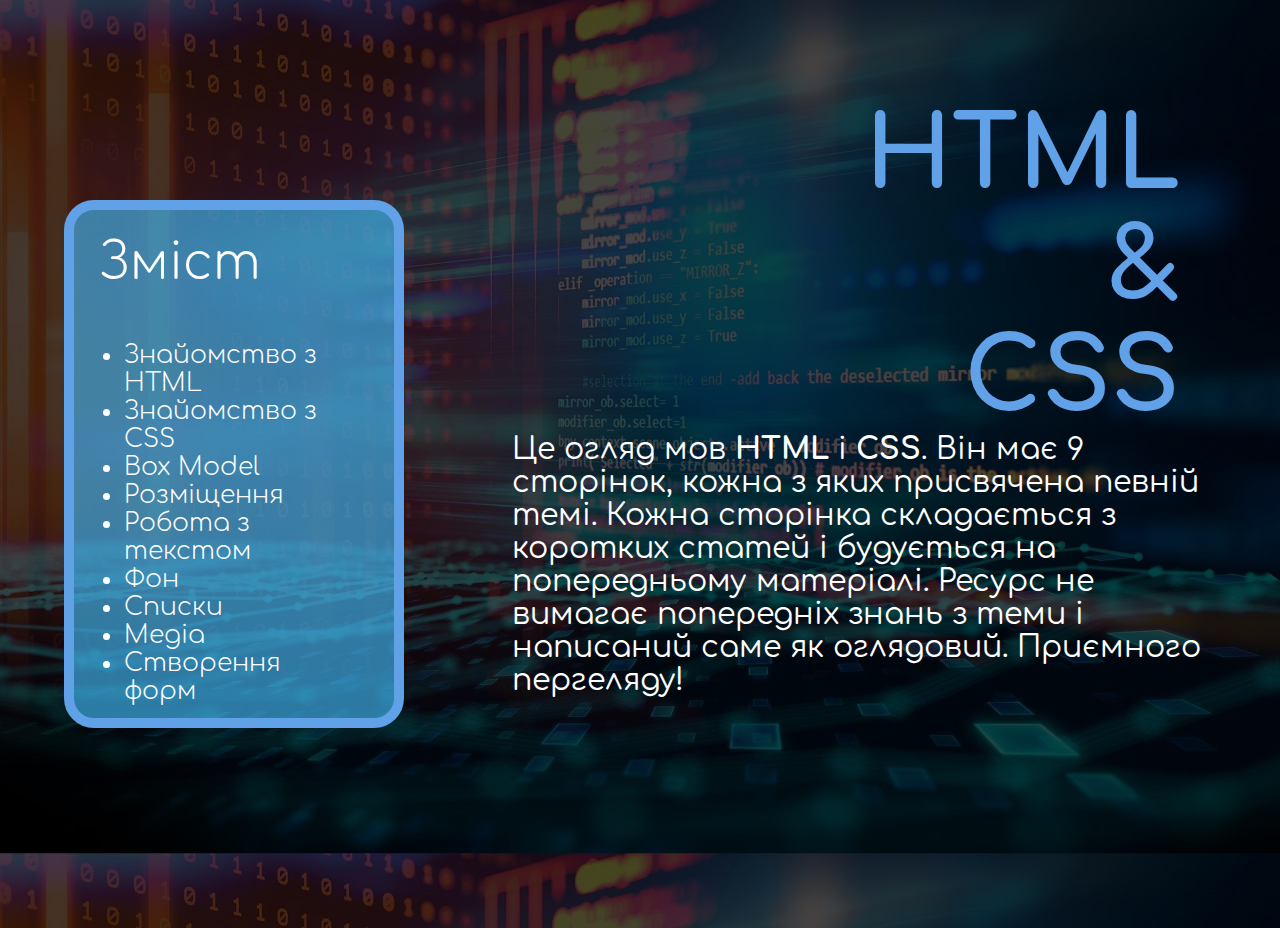
<file: index.html>
<!DOCTYPE html>
<html lang="uk">
<head>
    <meta charset="UTF-8">
    <meta name="viewport" content=" initial-scale=1.0">
    <title>HTML & CSS guide</title>
    <link rel="stylesheet" href="assets/stylesheets/main.css">
</head>
<body>
    <header>
        <h1>HTML<br>&<br>CSS</h1>
        <p class="intro">
            Це огляд мов <strong>HTML</strong> і <strong>CSS</strong>.
            Він має 9 сторінок, кожна з яких присвячена певній темі.
            Кожна сторінка складається з коротких статей і будується на попередньому матеріалі.
            Ресурс не вимагає попередніх знань з теми і написаний саме як оглядовий.
            Приємного пергеляду!
        </p>
    </header>

    <section class="contents">
        <h3>Зміст<br> </h3>
        <nav>
            <ul>
                <li><a href="pages/HTML.html">Знайомство з HTML</a></li>
                <li><a href="pages/CSS.html">Знайомство з CSS</a></li>
                <li><a href="pages/box-model.html">Box Model</a></li>
                <li><a href="pages/floating-elements.html">Розміщення</a></li>
                <li><a href="pages/text.html">Робота з текстом</a></li>
                <li><a href="pages/background.html">Фон</a></li>
                <li><a href="pages/lists.html">Списки</a></li>
                <li><a href="pages/media.html">Медіа</a></li>
                <li><a href="pages/forms.html">Створення форм</a></li>
            </ul>
        </nav>
    </section>
</body>
</html>
</file>
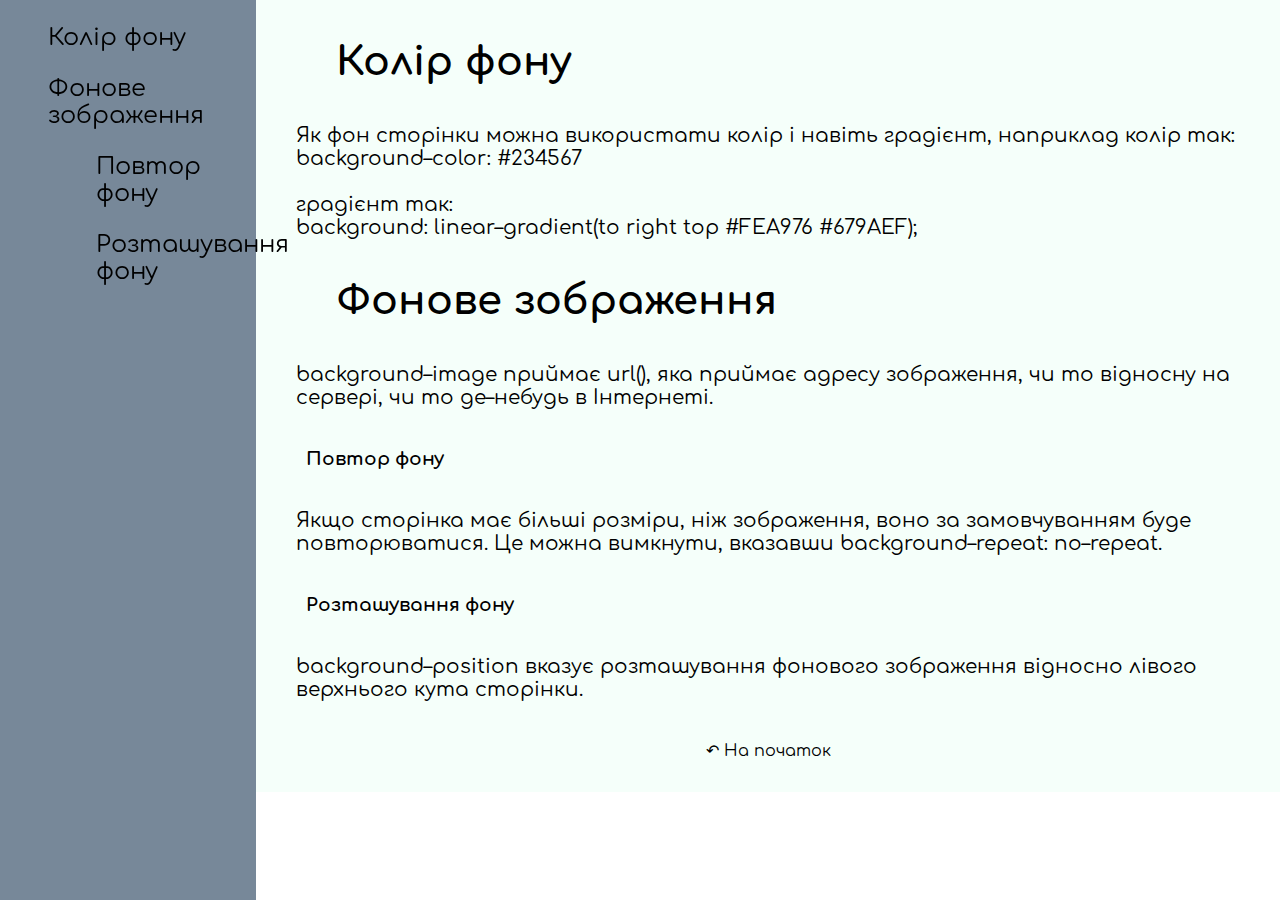
<file: pages/background.html>
<!DOCTYPE html>
<html lang="uk">
<head>
    <meta charset="UTF-8">
    <meta name="viewport" content="width=device-width, initial-scale=1.0">
    <title>Фон</title>
    <link rel="stylesheet" href="../assets/stylesheets/secondary.css">
</head>
<body>
    <section class="contents">
        <ul>
            <li><a href="#Bcolor">Колір фону</a></li>
            <li><a href="#Bimage">Фонове зображення</a>
            <ul>
                <li><a href="#Bimgrep">Повтор фону</a></li>
                <li><a href="#Bimgpos">Розташування фону</a></li>
            </ul></li>
        </ul>
    </section>
    <section class="text">
        <h2 id="Bcolor">Колір фону</h2>
        <p>
            Як фон сторінки можна використати колір і навіть градієнт, наприклад колір так&colon;<br>
            background&ndash;color&colon; &num;234567<br>
            <br>градієнт так&colon;<br>
            background&colon; linear&ndash;gradient(to right top &num;FEA976 &num;679AEF)&semi;
        </p>
        <h2 id="Bimage">Фонове зображення</h2>
        <p>
            background&ndash;image приймає url(), яка приймає адресу зображення, чи то відносну на сервері,
            чи то де&ndash;небудь в Інтернеті.
        </p>
        <h3 id="Bimgrep">Повтор фону</h3>
        <p>
        Якщо сторінка має більші розміри, ніж зображення, воно за замовчуванням буде
        повторюватися. Це можна вимкнути, вказавши background&ndash;repeat&colon; no&ndash;repeat.
        </p>
        <h3 id="Bimgpos">Розташування фону</h3>
        <p>
            background&ndash;position вказує розташування фонового зображення відносно
            лівого верхнього кута сторінки.
        </p>
        <p id="backtomain"><a href="../index.html">&#x21b6; На початок</a></p>
    </section>
</body>
</html>
</file>
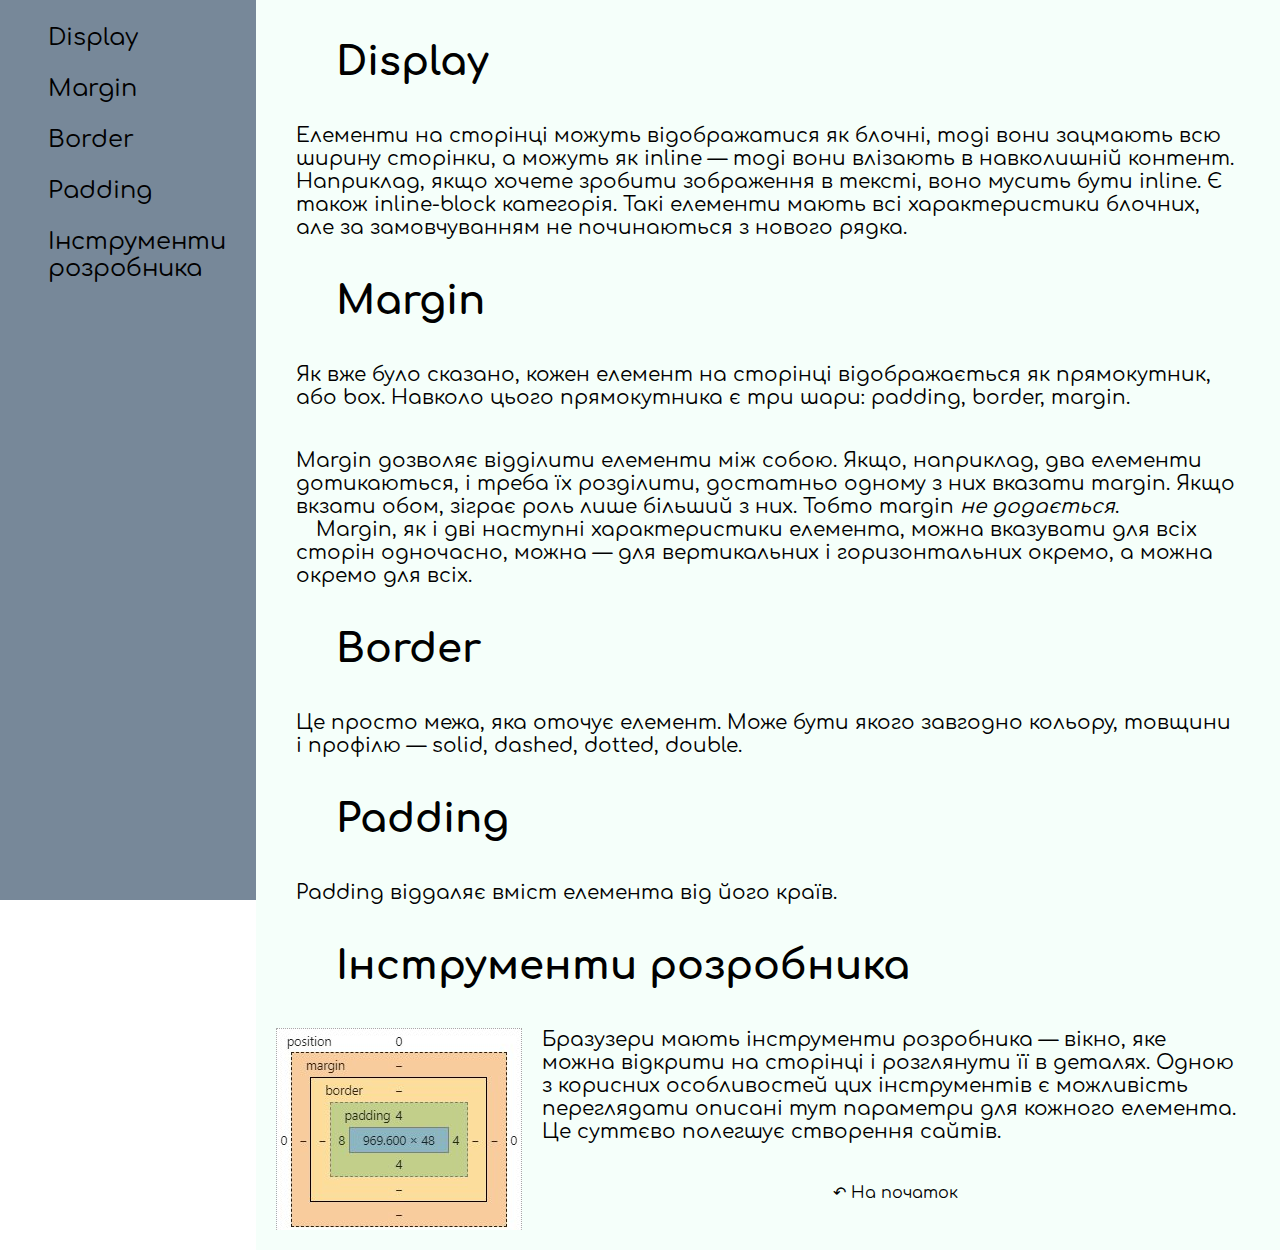
<file: pages/box-model.html>
<!DOCTYPE html>
<html lang="uk">
<head>
    <meta charset="UTF-8">
    <meta name="viewport" content="initial-scale=1.0">
    <title>Box Model</title>
    <link rel="stylesheet" href="../assets/stylesheets/secondary.css">
</head>
<body>
    <section class="contents">
        <ul>
            <li><a href="#Display">Display</a></li>
            <li><a href="#Margin">Margin</a></li>
            <li><a href="#Border">Border</a></li>
            <li><a href="#Padding">Padding</a></li>
            <li><a href="#Developer">Інструменти розробника</a></li>
        </ul>
    </section>
    <section class="text">
        <h2 id="Display">Display</h2>
        <p>
            Елементи на сторінці можуть відображатися як блочні,
            тоді вони зацмають всю ширину сторінки, а можуть як
            inline &mdash; тоді вони влізають в навколишній контент.
            Наприклад, якщо хочете зробити зображення в тексті,
            воно мусить бути inline.
            Є також inline-block категорія.
            Такі елементи мають всі характеристики блочних,
            але за замовчуванням не починаються з нового рядка.
        </p>
        <h2 id="Margin">Margin</h2>
        <p>
            Як вже було сказано, кожен елемент на сторінці
            відображається як прямокутник, або box.
            Навколо цього прямокутника є три шари&colon; padding,
            border, margin.
        </p>
        <p>
            Margin дозволяє відділити елементи між собою.
            Якщо, наприклад, два елементи дотикаються, і треба їх розділити,
            достатньо одному з них вказати margin. Якщо вкзати обом,
            зіграє роль лише більший з них.
            Тобто margin <em>не додається</em>.<br>
            &emsp;Margin, як і дві наступні характеристики елемента,
            можна вказувати для всіх сторін одночасно, можна &mdash;
            для вертикальних і горизонтальних окремо, а можна
            окремо для всіх.
        </p>
        <h2 id="Border">Border</h2>
        <p>
            Це просто межа, яка оточує елемент. Може бути
            якого завгодно кольору, товщини і профілю &mdash;
            solid, dashed, dotted, double.
        </p>
        <h2 id="Padding">Padding</h2>
        <p>
            Padding віддаляє вміст елемента від його країв.
        </p>
        <h2 id="Developer">Інструменти розробника</h2>
        <img id="tools" src="../assets/images/tools.jpg" alt="developer tools">
        <p>
            Бразузери мають інструменти розробника &mdash; вікно, яке можна
            відкрити на сторінці і розглянути її в деталях.
            Одною з корисних особливостей цих інструментів є
            можливість переглядати описані тут параметри
            для кожного елемента.
            Це суттєво полегшує створення сайтів.
        </p>
        <p id="backtomain"><a href="../index.html">&#x21b6; На початок</a></p>
    </section>
</body>
</html>
</file>
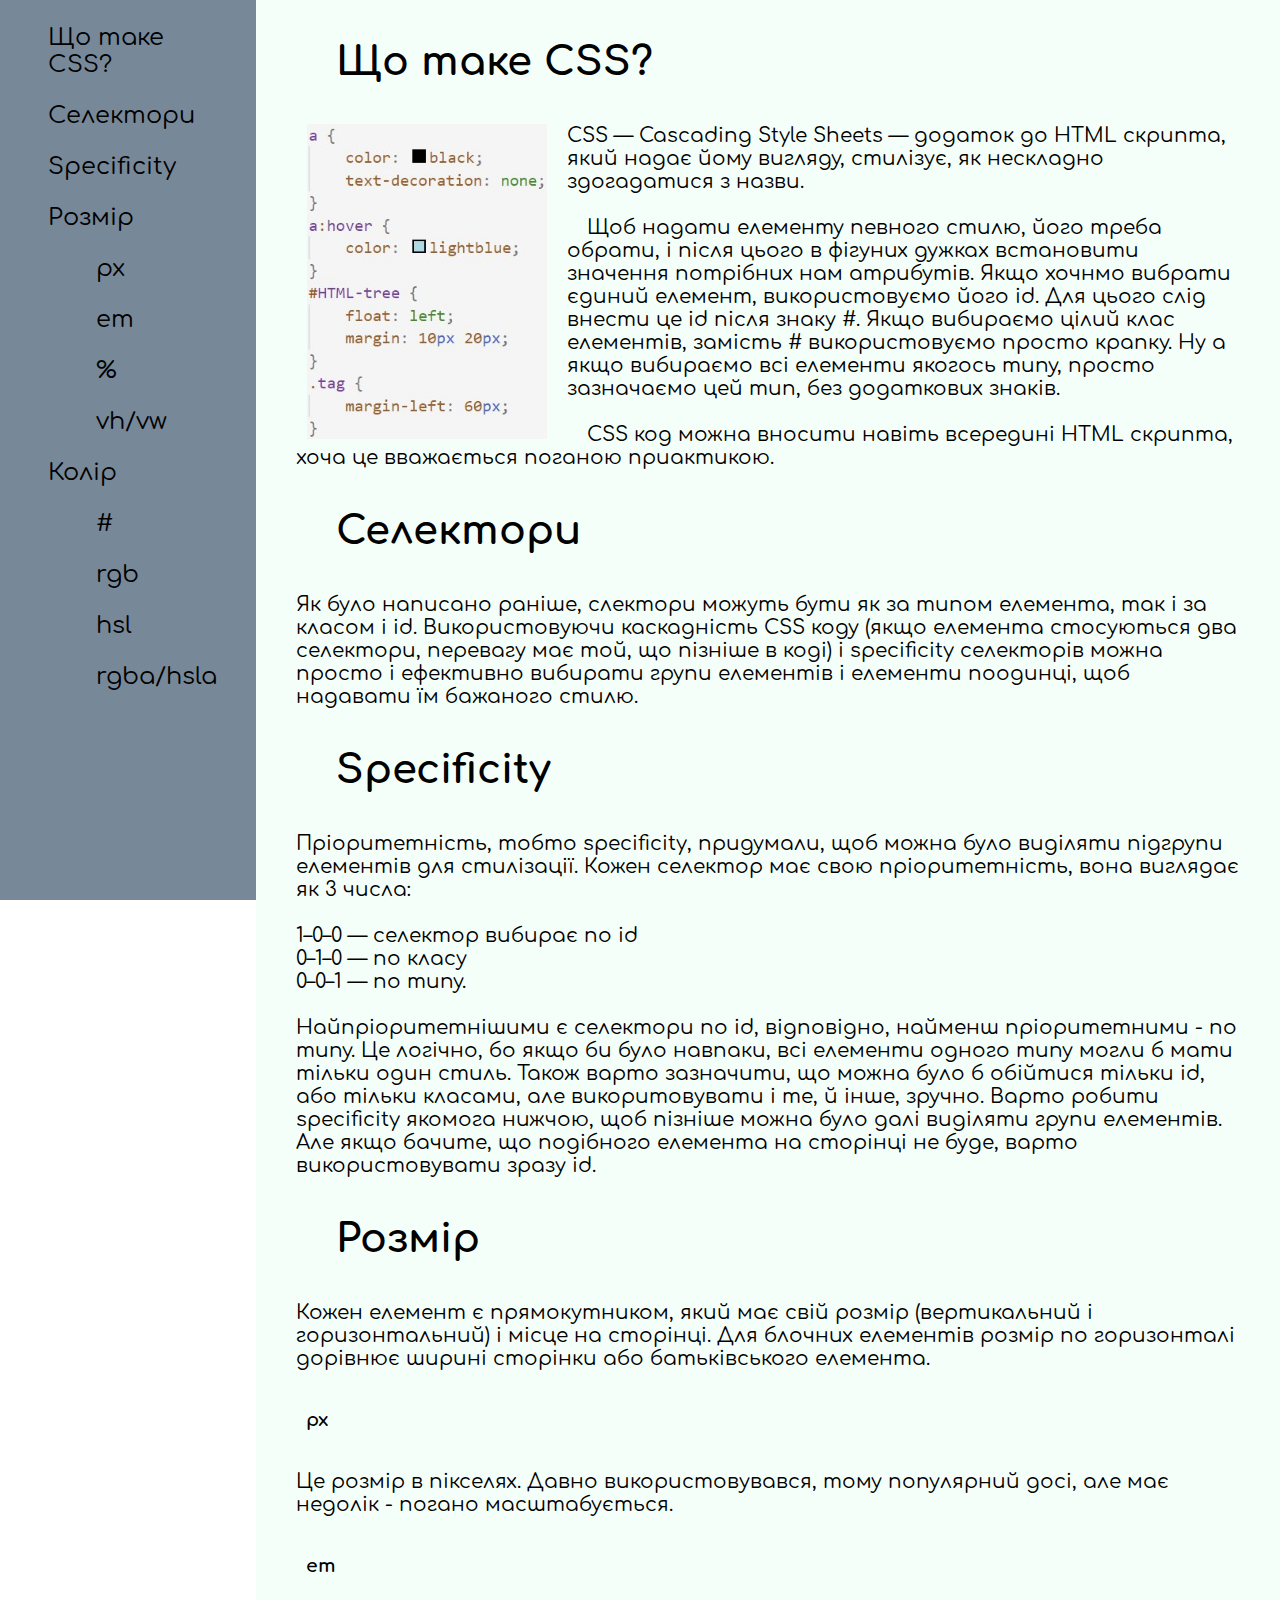
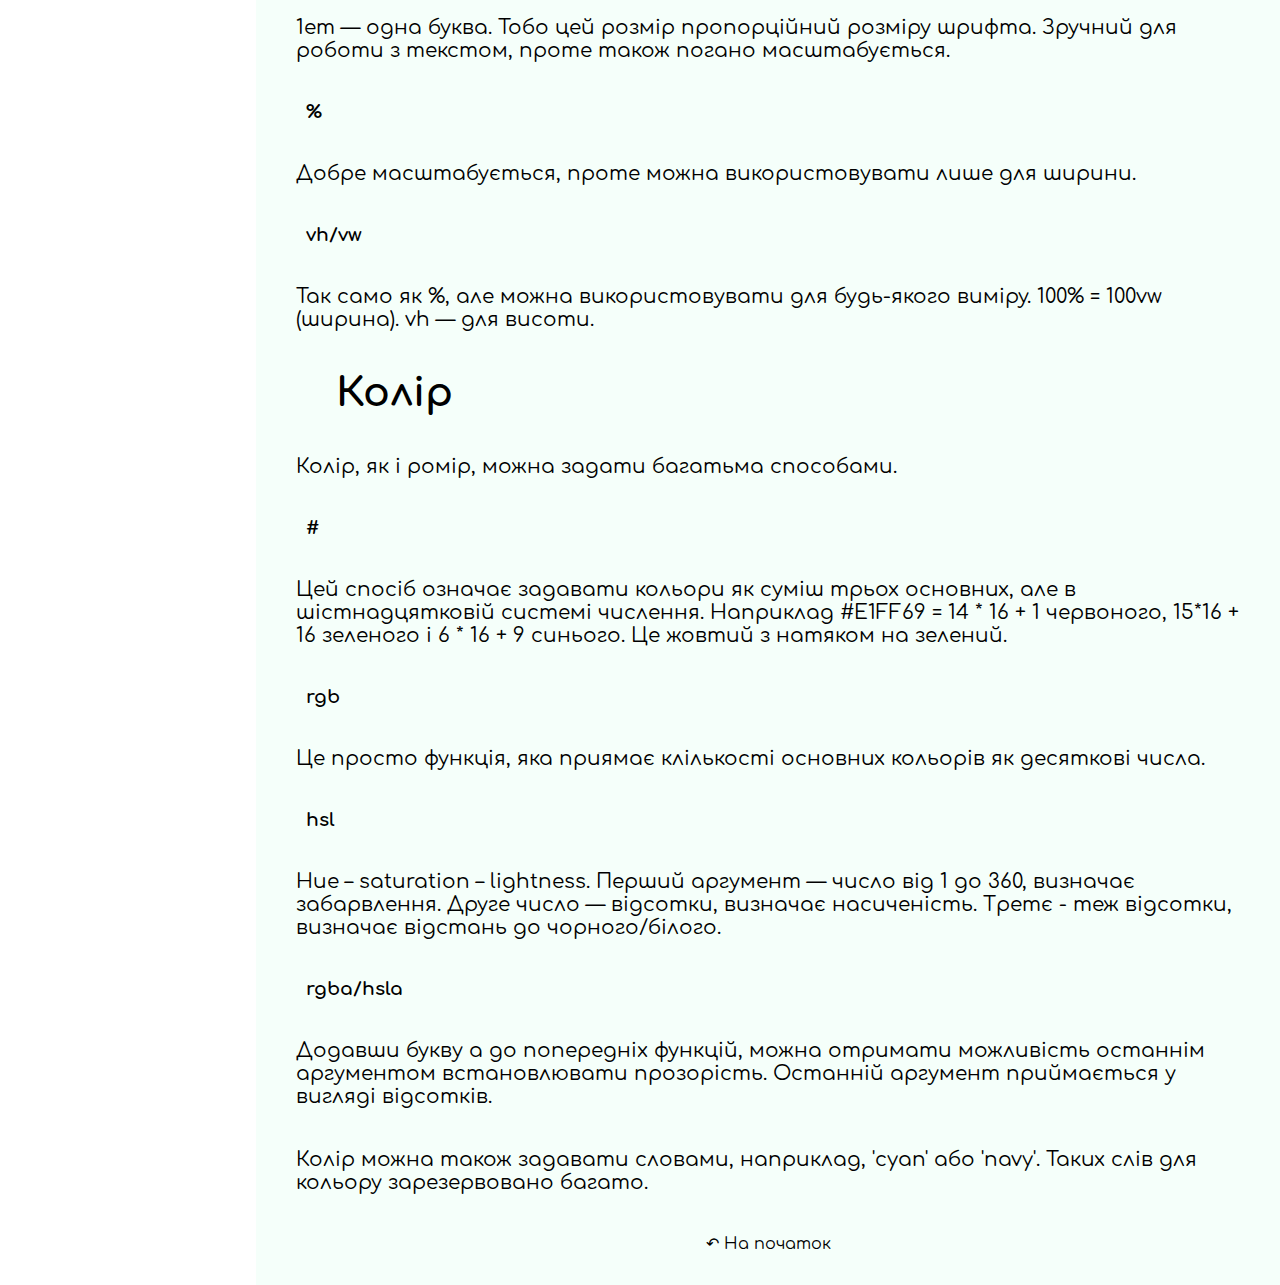
<file: pages/CSS.html>
<!DOCTYPE html>
<html lang="uk">
<head>
    <meta charset="UTF-8">
    <meta name="viewport" content="initial-scale=1.0">
    <title>Знайомство з CSS</title>
    <link rel="stylesheet" href="../assets/stylesheets/secondary.css">
</head>
<body>
    <section class="contents">
        <ul>
            <li><a href="#Whatis">Що таке CSS?</a></li>
            <li><a href="#Selectors">Селектори</a></li>
            <li><a href="#Specificity">Specificity</a></li>
            <li><a href="#Size">Розмір</a>
            <ul>
                <li><a href="#Pixels">px</a></li>
                <li><a href="#Em">em</a></li>
                <li><a href="#Percent">&percnt;</a></li>
                <li><a href="#Viewport">vh&sol;vw</a></li>
            </ul></li>
            <li><a href="#Colors">Колір</a>
            <ul>
                <li><a href="#Hex">&num;</a></li>
                <li><a href="#Rgb">rgb</a></li>
                <li><a href="#Hsl">hsl</a></li>
                <li><a href="#RgbaHsla">rgba&sol;hsla</a></li>
            </ul></li>
        </ul>
    </section>

    <section class="text">
        <h2 id="Whatis">Що таке СSS?</h2>
        <img class="code" id="csscode" src="../assets/images/csscode.jpg" alt="CSS code image">
        <p>
            CSS &mdash; Cascading Style Sheets &mdash;
            додаток до HTML скрипта, який надає йому вигляду, стилізує,
            як нескладно здогадатися з назви.<br><br>
            &emsp;Щоб надати елементу певного стилю, його треба обрати, і після цього
            в фігуних дужках встановити значення потрібних нам атрибутів.
            Якщо хочнмо вибрати єдиний елемент, використовуємо його id.
            Для цього слід внести це id після знаку &num;.
            Якщо вибираємо цілий клас елементів, замість &num; використовуємо
            просто крапку.
            Ну а якщо вибираємо всі елементи якогось типу, просто зазначаємо
            цей тип, без додаткових знаків.<br><br>
            &emsp;CSS код можна вносити навіть всередині HTML скрипта, хоча це
            вважається поганою приактикою.
        </p>
        <h2 id="Selectors">Селектори</h2>
        <p>
            Як було написано раніше, слектори можуть бути як
            за типом елемента, так і за класом і id. Використовуючи
            каскадність CSS коду (якщо елемента стосуються два селектори,
            перевагу має той, що пізніше в коді) і specificity селекторів
            можна просто і ефективно вибирати групи елементів і елементи
            поодинці, щоб надавати їм бажаного стилю.
        </p>
        <h2 id="Specificity">Specificity</h2>
        <p>
            Пріоритетність, тобто specificity, придумали, щоб можна було
            виділяти підгрупи елементів для стилізації.
            Кожен селектор має свою пріоритетність, вона виглядає
            як 3 числа&colon;<br><br>
            1&ndash;0&ndash;0 &mdash; селектор вибирає по id<br>
            0&ndash;1&ndash;0 &mdash; по класу<br>
            0&ndash;0&ndash;1 &mdash; по типу.<br><br>
            Найпріоритетнішими є селектори по id, відповідно,
            найменш пріоритетними - по типу.
            Це логічно, бо якщо би було навпаки, всі елементи одного типу могли б мати тільки один стиль.
            Також варто зазначити, що можна було б обійтися тільки id, або
            тільки класами, але викоритовувати і те, й інше, зручно.
            Варто робити specificity якомога нижчою, щоб пізніше можна було далі
            виділяти групи елементів. Але якщо бачите, що подібного елемента на сторінці
            не буде, варто використовувати зразу id.
        </p>
        <h2 id="Size">Розмір</h2>
        <p>
            Кожен елемент є прямокутником, який має свій розмір (вертикальний і горизонтальний) і місце на сторінці.
            Для блочних елементів розмір по горизонталі дорівнює ширині сторінки або
            батьківського елемента.
        </p>
        <h3 id="Pixels">px</h3>
        <p>
            Це розмір в пікселях. Давно використовувався, тому популярний досі,
            але має недолік - погано масштабується.
        </p>
        <h3 id="Em">em</h3>
        <p>
            1em &mdash; одна буква. Тобо цей розмір пропорційний розміру шрифта.
            Зручний для роботи з текстом, проте також погано масштабується.
        </p>
        <h3 id="Percent">&percnt;</h3>
        <p>
            Добре масштабується, проте можна використовувати лише для ширини.
        </p>
        <h3 id="Viewport">vh&sol;vw</h3>
        <p>
            Так само як &percnt;, але можна використовувати для будь-якого
            виміру. 100&percnt; = 100vw (ширина). vh &mdash; для висоти.
        </p>
        <h2 id="Colors">Колір</h2>
        <p>Колір, як і ромір, можна задати багатьма способами.</p>
        <h3 id="Hex">&num;</h3>
        <p>
            Цей спосіб означає задавати кольори як суміш трьох основних, але
            в шістнадцятковій системі числення.
            Наприклад &num;E1FF69 &equals; 14 * 16 + 1 червоного,
            15*16 + 16 зеленого і 6 * 16 + 9 синього. Це жовтий з
            натяком на зелений.
        </p>
        <h3 id="Rgb">rgb</h3>
        <p>
            Це просто функція, яка приямає клількості основних кольорів
            як десяткові числа.
        </p>
        <h3 id="Hsl">hsl</h3>
        <p>
            Hue &ndash; saturation &ndash; lightness.
            Перший аргумент &mdash; число від 1 до 360,
            визначає забарвлення.
            Друге число &mdash; відсотки, визначає насиченість.
            Третє - теж відсотки, визначає відстань до чорного&sol;білого.
        </p>
        <h3 id="RgbaHsla">rgba&sol;hsla</h3>
        <p>
            Додавши букву а до попередніх функцій, можна отримати
            можливість останнім аргументом встановлювати прозорість.
            Останній аргумент приймається у вигляді відсотків.
        </p>
        <p>
            Колір можна також задавати словами, наприклад, 'cyan' або 'navy'.
            Таких слів для кольору зарезервовано багато.
        </p>
        <p id="backtomain"><a href="../index.html">&#x21b6; На початок</a></p>
    </section>
    
</body>
</html>
</file>
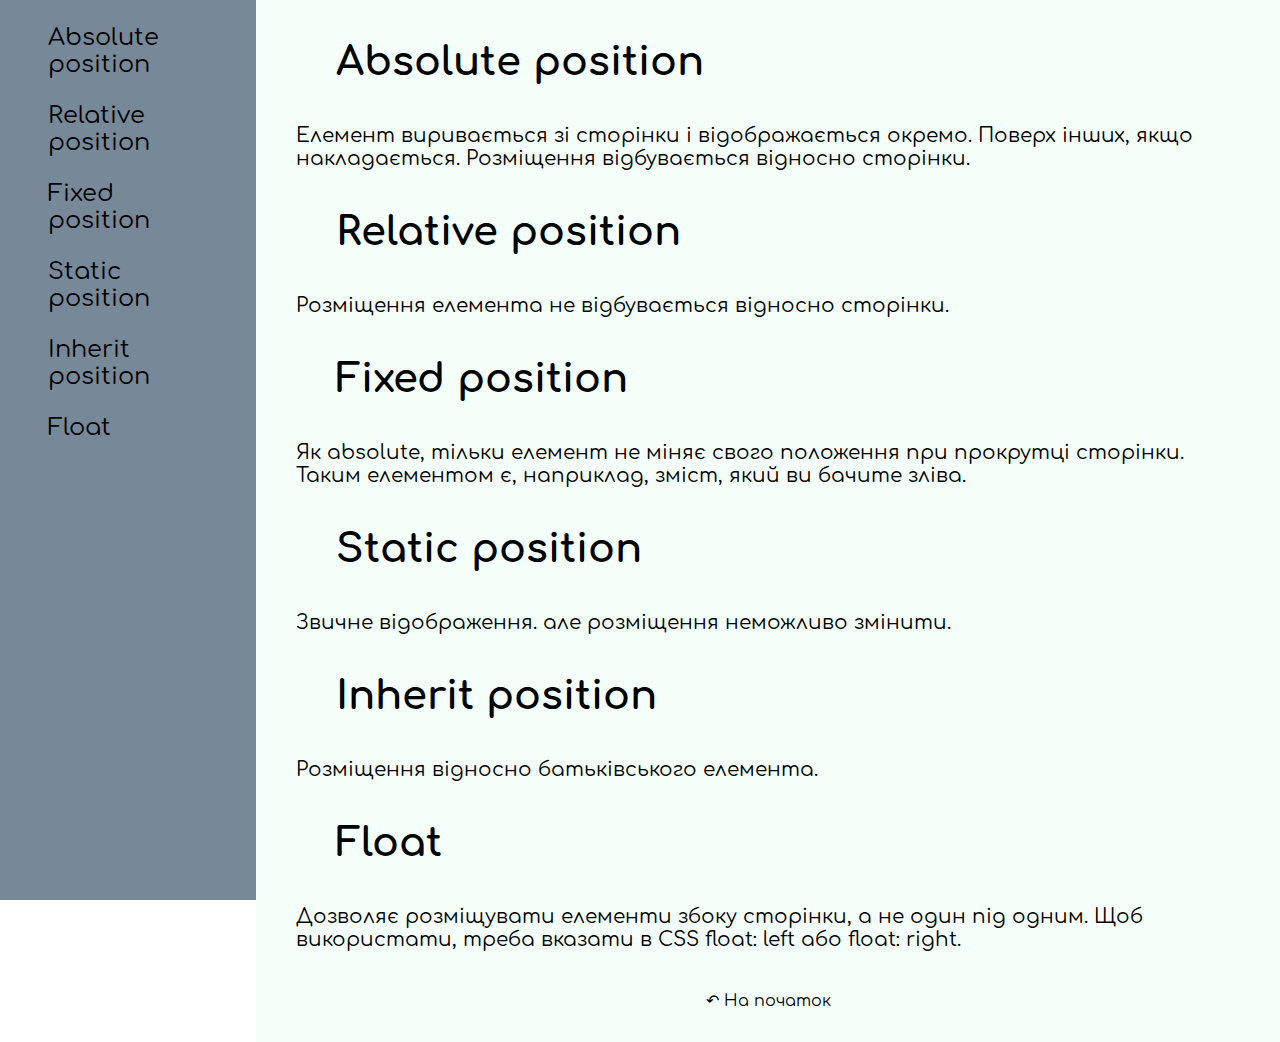
<file: pages/floating-elements.html>
<!DOCTYPE html>
<html lang="uk">
<head>
    <meta charset="UTF-8">
    <meta name="viewport" content="initial-scale=1.0">
    <title>Розміщення</title>
    <link rel="stylesheet" href="../assets/stylesheets/secondary.css">
</head>
<body>
    <section class="contents">
        <ul>
            <li><a href="#Absolute">Absolute position</a></li>
            <li><a href="#Relative">Relative position</a></li>
            <li><a href="#Fixed">Fixed position</a></li>
            <li><a href="#Static">Static position</a></li>
            <li><a href="#Inherit">Inherit position</a></li>
            <li><a href="#Float">Float</a></li>
        </ul>
    </section>
    <section class="text">
        <h2 id="Absolute">Absolute position</h2>
        <p>
            Елемент виривається зі сторінки і відображається окремо.
            Поверх інших, якщо накладається.
            Розміщення відбувається відносно сторінки.
        </p>
        <h2 id="Relative">Relative position</h2>
        <p>
            Розміщення елемента не відбувається відносно сторінки.
        </p>
        <h2 id="Fixed">Fixed position</h2>
        <p>
            Як absolute, тільки елемент не міняє свого положення при прокрутці сторінки.
            Таким елементом є, наприклад, зміст, який ви бачите зліва.
        </p>
        <h2 id="Static">Static position</h2>
        <p>
            Звичне відображення. але розміщення неможливо змінити.
        </p>
        <h2 id="Inherit">Inherit position</h2>
        <p>
            Розміщення відносно батьківського елемента.
        </p>
        <h2 id="Float">Float</h2>
        <p>
            Дозволяє розміщувати елементи збоку сторінки, а не один під одним.
            Щоб використати, треба вказати в CSS float&colon; left або float&colon; right.
        </p>
        <p id="backtomain"><a href="../index.html">&#x21b6; На початок</a></p>
    </section>
</body>
</html>
</file>
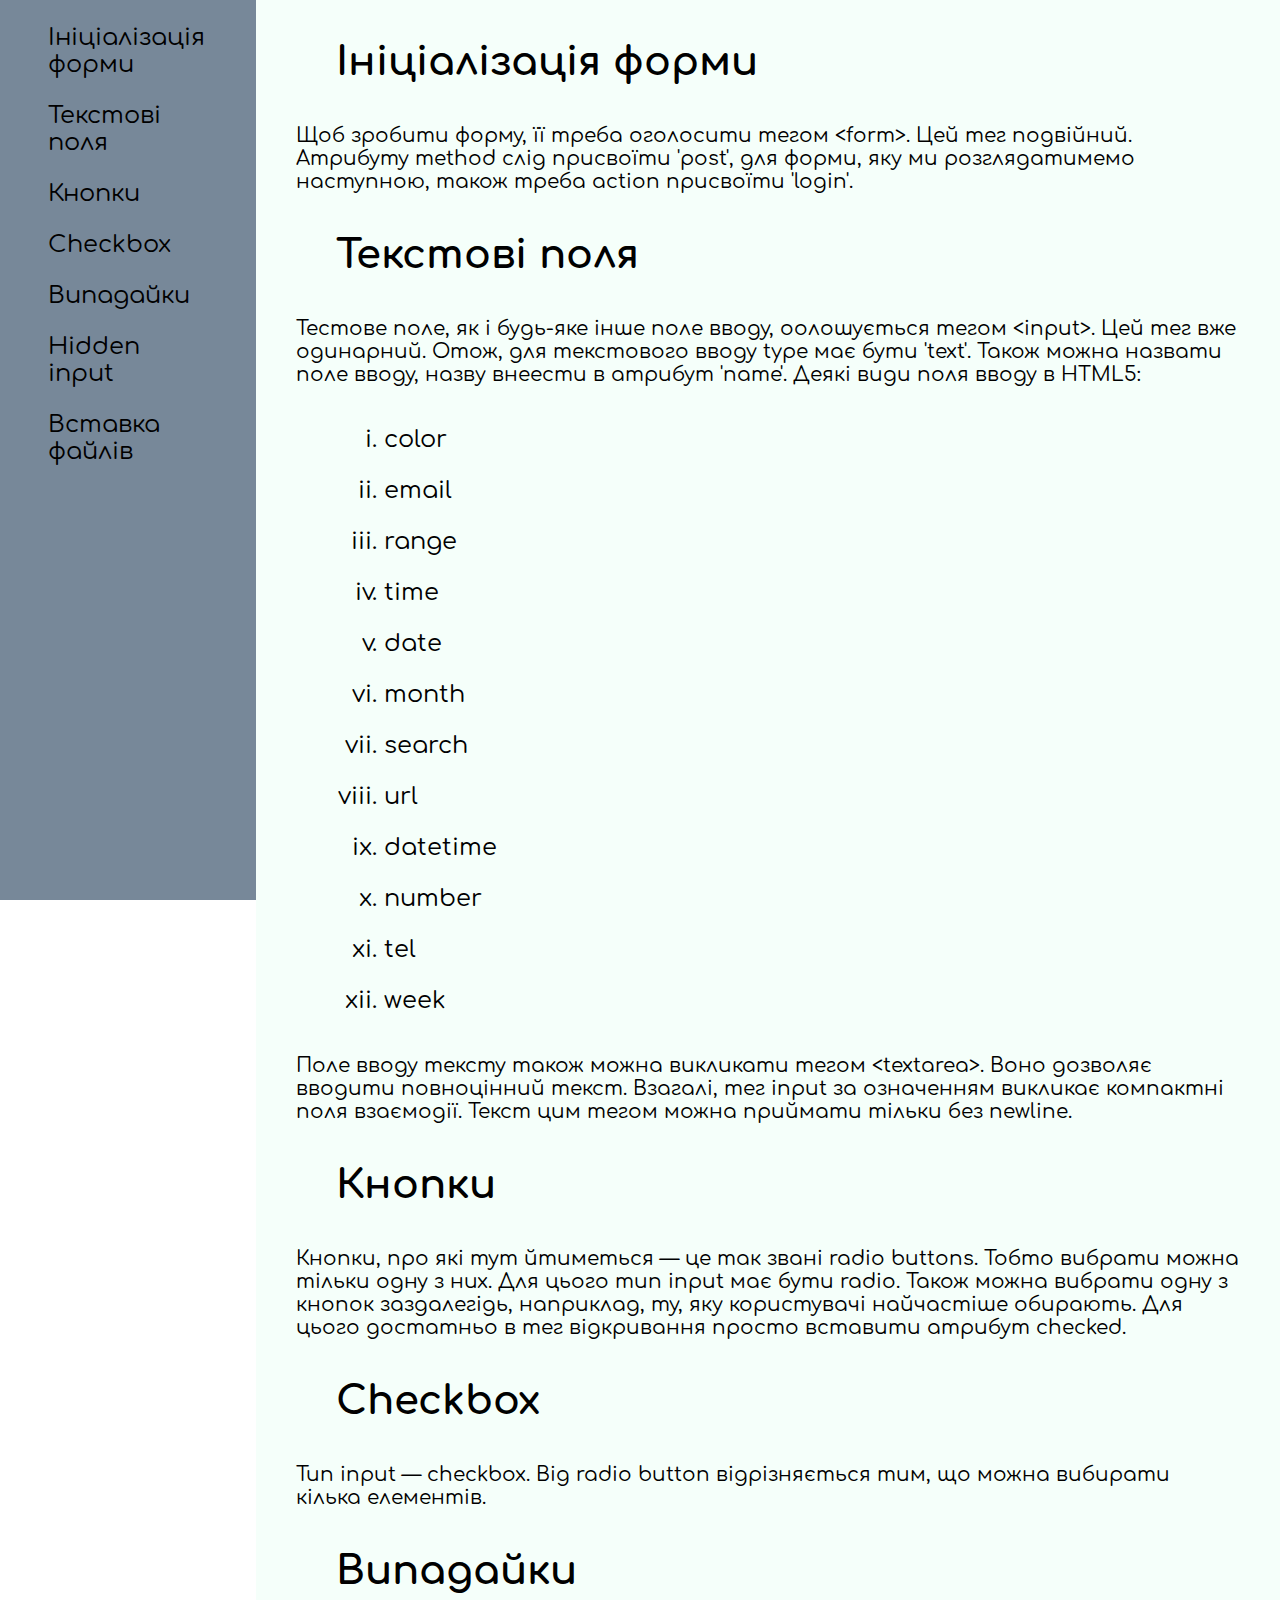
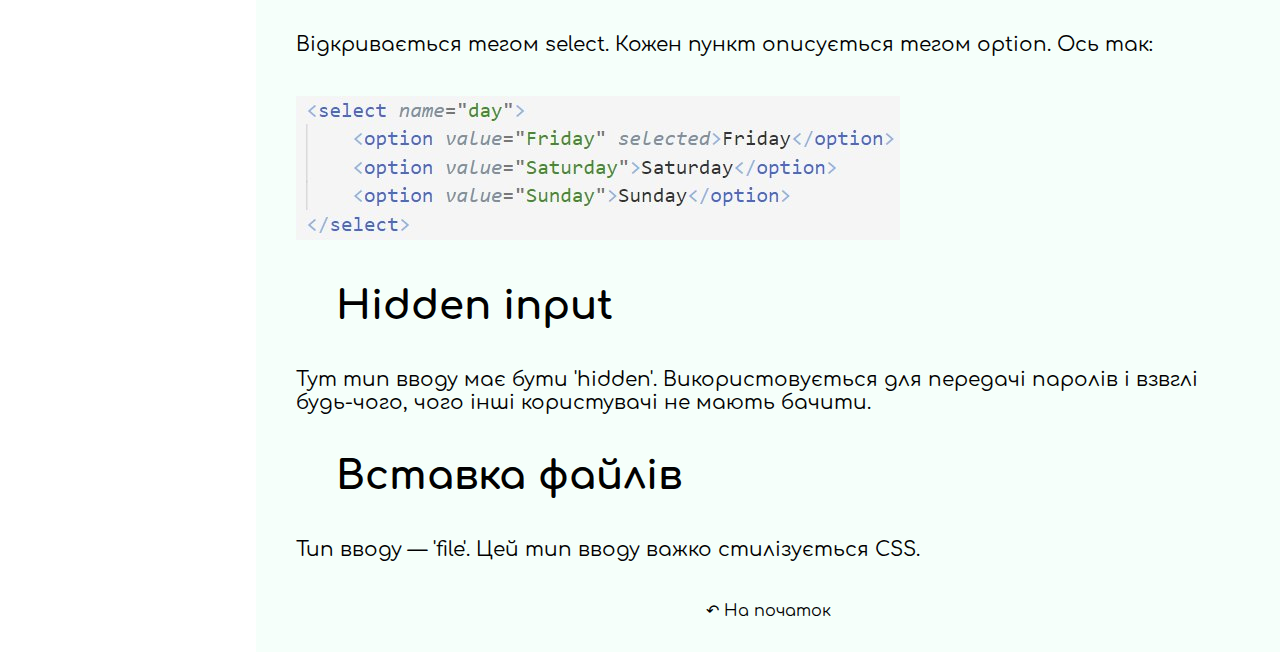
<file: pages/forms.html>
<!DOCTYPE html>
<html lang="uk">
<head>
    <meta charset="UTF-8">
    <meta name="viewport" content="initial-scale=1.0">
    <title>Форми</title>
    <link rel="stylesheet" href="../assets/stylesheets/secondary.css">
</head>
<body>
    <section class="contents">
        <ul>
            <li><a href="#Init">Ініціалізація форми</a></li>
            <li><a href="#Textfield">Текстові поля</a></li>
            <li><a href="#Button">Кнопки</a></li>
            <li><a href="#Checkbox">Checkbox</a></li>
            <li><a href="#Drop">Випадайки</a></li>
            <li><a href="#Hidinp">Hidden input</a></li>
            <li><a href="#Files">Вставка файлів</a></li>
        </ul>
    </section>

    <section class="text">
        <h2 id="Init">Ініціалізація форми</h2>
        <p>
            Щоб зробити форму, її треба оголосити тегом &lt;form&gt;.
            Цей тег подвійний.
            Атрибуту method слід присвоїти 'post', для форми, яку ми розглядатимемо наступною,
            також треба action присвоїти 'login'.
        </p>
        <h2 id="Textfield">Текстові поля</h2>
        <p>
            Тестове поле, як і будь-яке інше поле вводу, оолошується
            тегом &lt;input&gt;.
            Цей тег вже одинарний.
            Отож, для текстового вводу type має бути 'text'.
            Також можна назвати поле вводу,
            назву внеести в атрибут 'name'.
            Деякі види поля вводу в HTML5&colon;
            <ol style="list-style-type: lower-roman; margin-left: 5em;">
                <li>color</li>
                <li>email</li>
                <li>range</li>
                <li>time</li>
                <li>date</li>
                <li>month</li>
                <li>search</li>
                <li>url</li>
                <li>datetime</li>
                <li>number</li>
                <li>tel</li>
                <li>week</li>
            </ol>
        </p>
        <p>
            Поле вводу тексту також можна викликати тегом &lt;textarea&gt;.
            Воно дозволяє вводити повноцінний текст.
            Взагалі, тег input за означенням викликає компактні поля взаємодії.
            Текст цим тегом можна приймати тільки без newline.
        </p>
        <h2 id="Button">Кнопки</h2>
        <p>
            Кнопки, про які тут йтиметься &mdash; це так звані radio buttons.
            Тобто вибрати можна тільки одну з них.
            Для цього тип input має бути radio.
            Також можна вибрати одну з кнопок заздалегідь, наприклад, ту, яку
            користувачі найчастіше обирають.
            Для цього достатньо в тег відкривання просто вставити атрибут checked.
        </p>
        <h2 id="Checkbox">Checkbox</h2>
        <p>
            Тип input &mdash; checkbox.
            Від radio button відрізняється тим, що можна вибирати кілька елементів.
        </p>
        <h2 id="Drop">Випадайки</h2>
        <p>
            Відкривається тегом select.
            Кожен пункт описується тегом option.
            Ось так:
        </p>
        <img src="../assets/images/drop.jpg" style="margin-left:40px;">

        <h2 id="Hidinp">Hidden input</h2>
        <p>
            Тут тип вводу має бути 'hidden'.
            Використовується для передачі паролів і взвглі будь-чого, чого інші користувачі не мають бачити.
        </p>
        <h2 id="Files">Вставка файлів</h2>
        <p>
            Тип вводу &mdash; 'file'.
            Цей тип вводу важко стилізується CSS.
        </p>
        <p id="backtomain"><a href="../index.html">&#x21b6; На початок</a></p>
    </section>
</body>
</html>
</file>
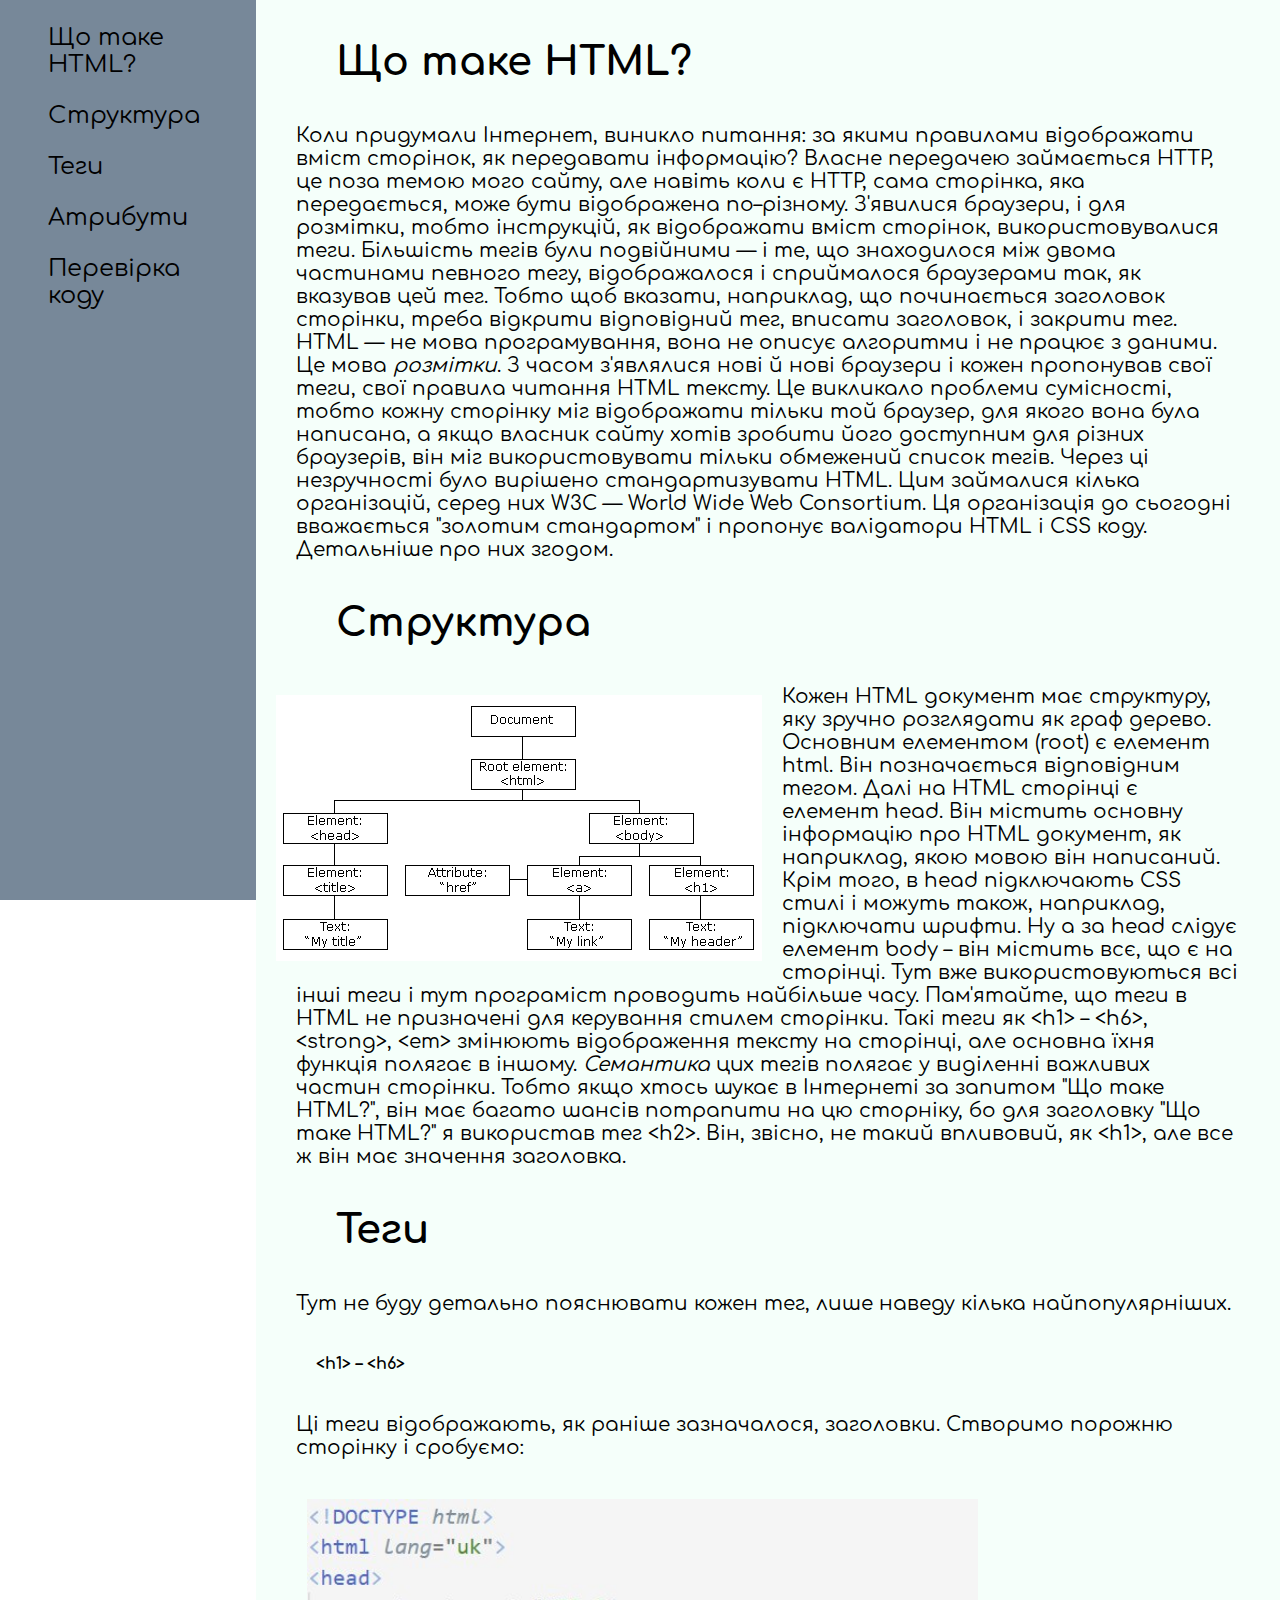
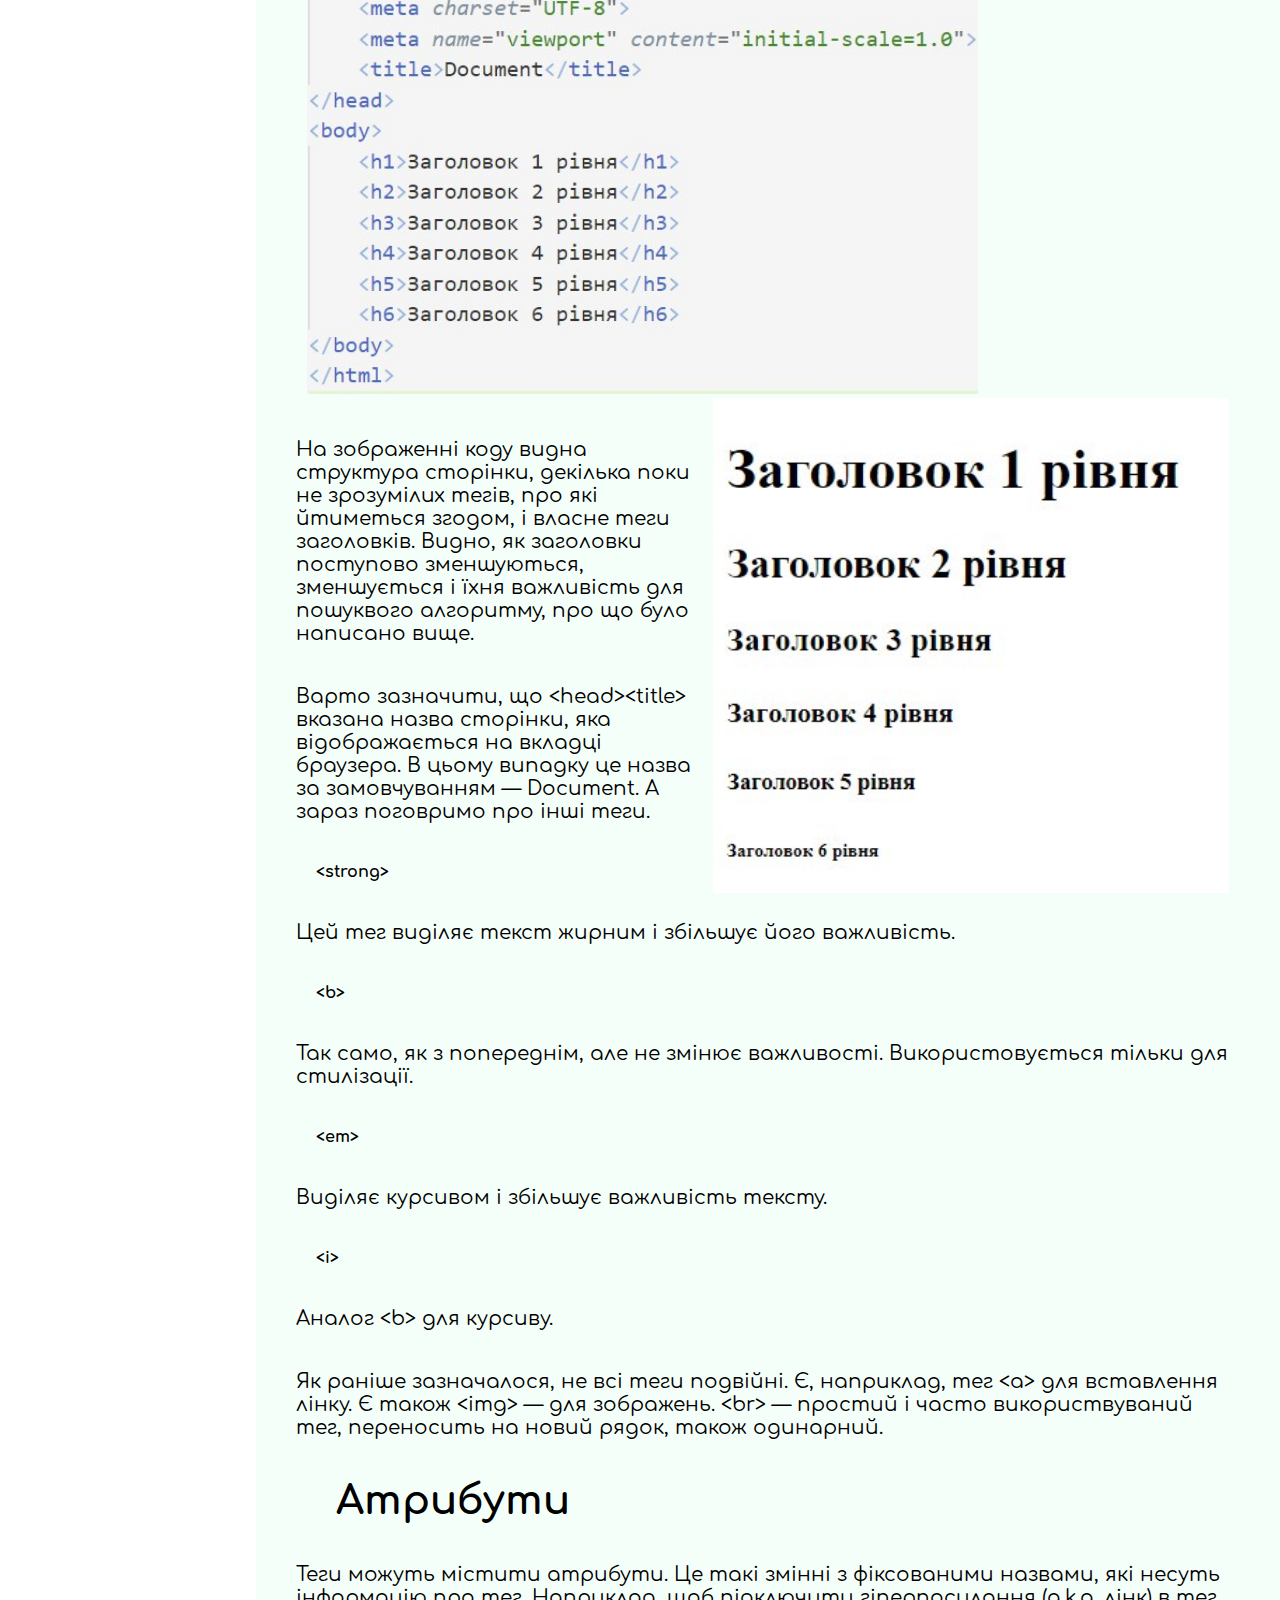
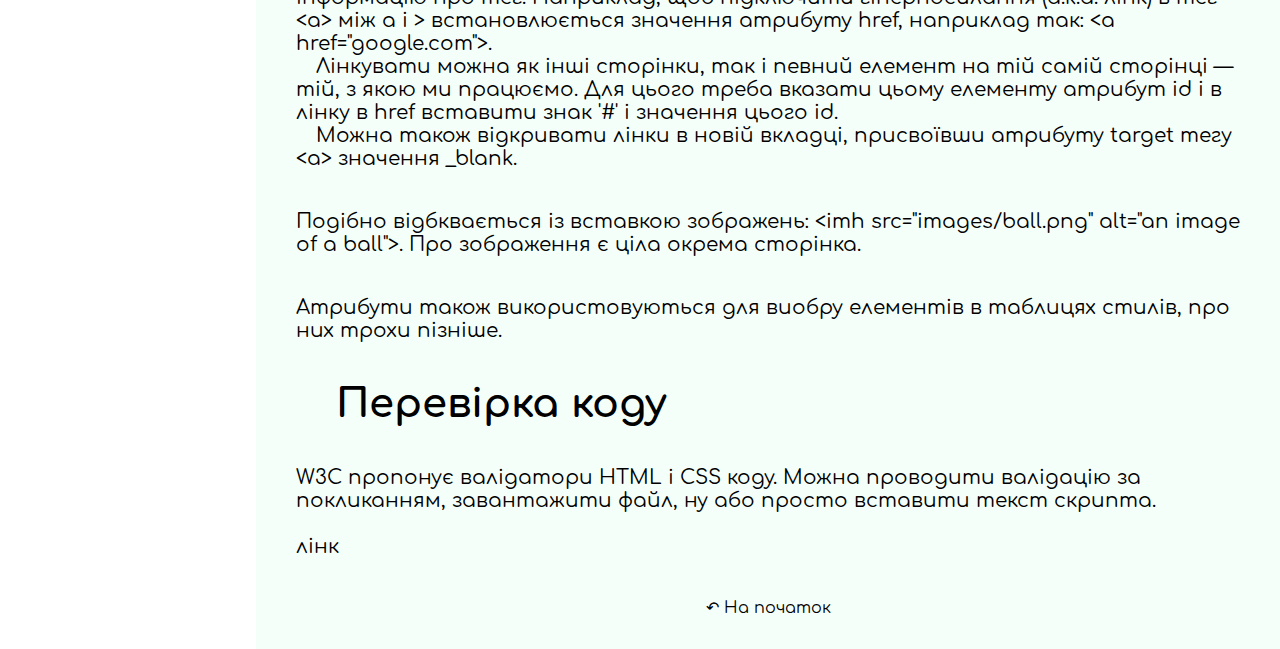
<file: pages/HTML.html>
<!DOCTYPE html>
<html lang="uk">
<head>
    <meta charset="UTF-8">
    <meta name="viewport" content="initial-scale=1.0">
    <title>Знайомство з HTML</title>
    <link rel="stylesheet" href="../assets/stylesheets/secondary.css">
</head>
<body>
    <section class="contents">
        <ul>
            <li><a href="#Whatis">Що таке HTML?</a></li>
            <li><a href="#Structure">Структура</a></li>
            <li><a href="#Tags">Теги</a></li>
            <li><a href="#Attributes">Атрибути</a></li>
            <li><a href="#Codecheck">Перевірка коду</a></li>
        </ul>
    </section>

    <section class="text">
        <h2 id="Whatis">Що таке HTML?</h2>
        <p>Коли придумали Інтернет, виникло питання&colon; за якими правилами
            відображати вміст сторінок, як передавати інформацію?
            Власне передачею займається HTTP, це поза темою мого сайту,
            але навіть коли є HTTP, сама сторінка, яка передається,
            може бути відображена по&ndash;різному.
            З'явилися браузери, і для розмітки, тобто інструкцій, як відображати
            вміст сторінок, використовувалися теги.
            Більшість тегів були подвійними &mdash; і те, що знаходилося
            між двома частинами певного тегу, відображалося і сприймалося
            браузерами так, як вказував цей тег. Тобто щоб вказати,
            наприклад, що починається заголовок сторінки, треба відкрити відповідний тег,
            вписати заголовок, і закрити тег.
            HTML &mdash; не мова програмування, вона не описує алгоритми і не працює
            з даними. Це мова <em>розмітки</em>.
            З часом з'являлися нові й нові браузери і кожен пропонував свої теги,
            свої правила читання HTML тексту. Це викликало проблеми сумісності, тобто
            кожну сторінку міг відображати тільки той браузер, для якого вона
            була написана, а якщо власник сайту хотів зробити його доступним для різних
            браузерів, він міг використовувати тільки обмежений список тегів.
            Через ці незручності було вирішено стандартизувати HTML.
            Цим займалися кілька організацій, серед них W3C &mdash;
            World Wide Web Consortium. Ця організація до сьогодні
            вважається "золотим стандартом" і пропонує валідатори
            HTML і CSS коду. Детальніше про них згодом.
        </p>
        <h2 id="Structure">Структура</h2>
        <img id="HTML-tree" src="../assets/images/htmltree.gif" alt="HTML tree">
        <p>
            Кожен HTML документ має структуру, яку зручно розглядати як
            граф дерево. Основним елементом (root) є елемент html.
            Він позначається відповідним тегом.
            Далі на HTML сторінці є елемент head.
            Він містить основну інформацію про HTML документ, як наприклад, якою мовою він написаний.
            Крім того, в head підключають CSS стилі і можуть також, наприклад, підключати шрифти.
            Ну а за head слідує елемент body &ndash; він містить всє, що є на сторінці.
            Тут вже використовуються всі інші теги і тут програміст проводить найбільше часу.
            Пам'ятайте, що теги в HTML не призначені для керування стилем сторінки.
            Такі теги як &lt;h1&gt; &ndash; &lt;h6&gt;, &lt;strong&gt;, &lt;em&gt;
            змінюють відображення тексту на сторінці, але основна їхня функція полягає в іншому.
            <em>Семантика</em> цих тегів полягає у виділенні важливих частин сторінки.
            Тобто якщо хтось шукає в Інтернеті за запитом "Що таке HTML?", він має багато шансів
            потрапити на цю сторніку, бо для заголовку "Що таке HTML?" я використав тег &lt;h2&gt;.
            Він, звісно, не такий впливовий, як &lt;h1&gt;, але все ж він має значення заголовка.
        </p>

        <h2 id="Tags">Теги</h2>
        <p>
            Тут не буду детально пояснювати кожен тег, лише наведу кілька найпопулярніших.
        </p>
        <h4 class="tag">&lt;h1&gt; &ndash; &lt;h6&gt;</h4>
        <p>Ці теги відображають, як раніше зазначалося, заголовки.
            Створимо порожню сторінку і сробуємо:
        </p>
        <img class="code" src="../assets/images/headings.jpg">
        <img class="page" src="../assets/images/headings_r.jpg">
        <p>
            На зображенні коду видна структура сторінки, декілька
            поки не зрозумілих тегів, про які йтиметься згодом, і
            власне теги заголовків.
            Видно, як заголовки поступово зменшуються, зменшується і їхня
            важливість для пошуквого алгоритму, про що було написано вище.
        </p>
        <p>
            Варто зазначити, що &lt;head&gt;&lt;title&gt; вказана назва сторінки, яка
            відображається на вкладці браузера. В цьому випадку це
            назва за замовчуванням &mdash; Document.
            А зараз поговримо про інші теги.
        </p>
        
        <h4 class="tag">&lt;strong&gt;</h4>
        <p>
            Цей тег виділяє текст жирним і збільшує його важливість.
        </p>
        <h4 class="tag">&lt;b&gt;</h4>
        <p>
            Так само, як з попереднім, але не змінює важливості.
            Використовується тільки для стилізації.
        </p>

        <h4 class="tag">&lt;em&gt;</h4>
        <p>
            Виділяє курсивом і збільшує важливість тексту.
        </p>
        <h4 class="tag">&lt;i&gt;</h4>
        <p>
            Аналог &lt;b&gt; для курсиву.
        </p>

        <p>
            Як раніше зазначалося, не всі теги подвійні.
            Є, наприклад, тег &lt;a&gt; для вставлення лінку.
            Є також &lt;img&gt; &mdash; для зображень.
            &lt;br&gt; &mdash; простий і часто використвуваний тег,
            переносить на новий рядок, також одинарний.
        </p>

        <h2 id="Attributes">Атрибути</h2>
        <p>
            Теги можуть містити атрибути.
            Це такі змінні з фіксованими назвами, які несуть інформацію про тег.
            Наприклад, щоб підключити гіперпосилання (a.k.a. лінк) в тег
            &lt;a&gt; між a і &gt; встановлюється значення атрибуту
            href, наприклад так: &lt;a href="google.com"&gt;.<br>
            &emsp;Лінкувати можна як інші сторінки, так і певний елемент
            на тій самій сторінці &mdash; тій, з якою ми працюємо.
            Для цього треба вказати цьому елементу атрибут id і
            в лінку в href вставити знак '#' і значення цього id.<br>
            &emsp;Можна також відкривати лінки в новій вкладці, присвоївши
            атрибуту target тегу &lt;a&gt; значення _blank.
        </p>
        <p>
            Подібно відбквається із вставкою зображень:
            &lt;imh src="images/ball.png" alt="an image of a ball"&gt;.
            Про зображення є ціла окрема сторінка.
        </p>
        <p>
            Атрибути також використовуються для виобру елементів в таблицях
            стилів, про них трохи пізніше.
        </p>

        <h2 id="Codecheck">Перевірка коду</h2>
        <p>
            W3C пропонує валідатори HTML i CSS коду.
            Можна проводити валідацію за покликанням, завантажити файл, ну або
            просто вставити текст скрипта.<br><br>
            <a href="https://validator.w3.org/" target="_blank">лінк</a>
        </p>
        <p id="backtomain"><a href="../index.html">&#x21b6; На початок</a></p>
    </section>

</body>
</html>
</file>
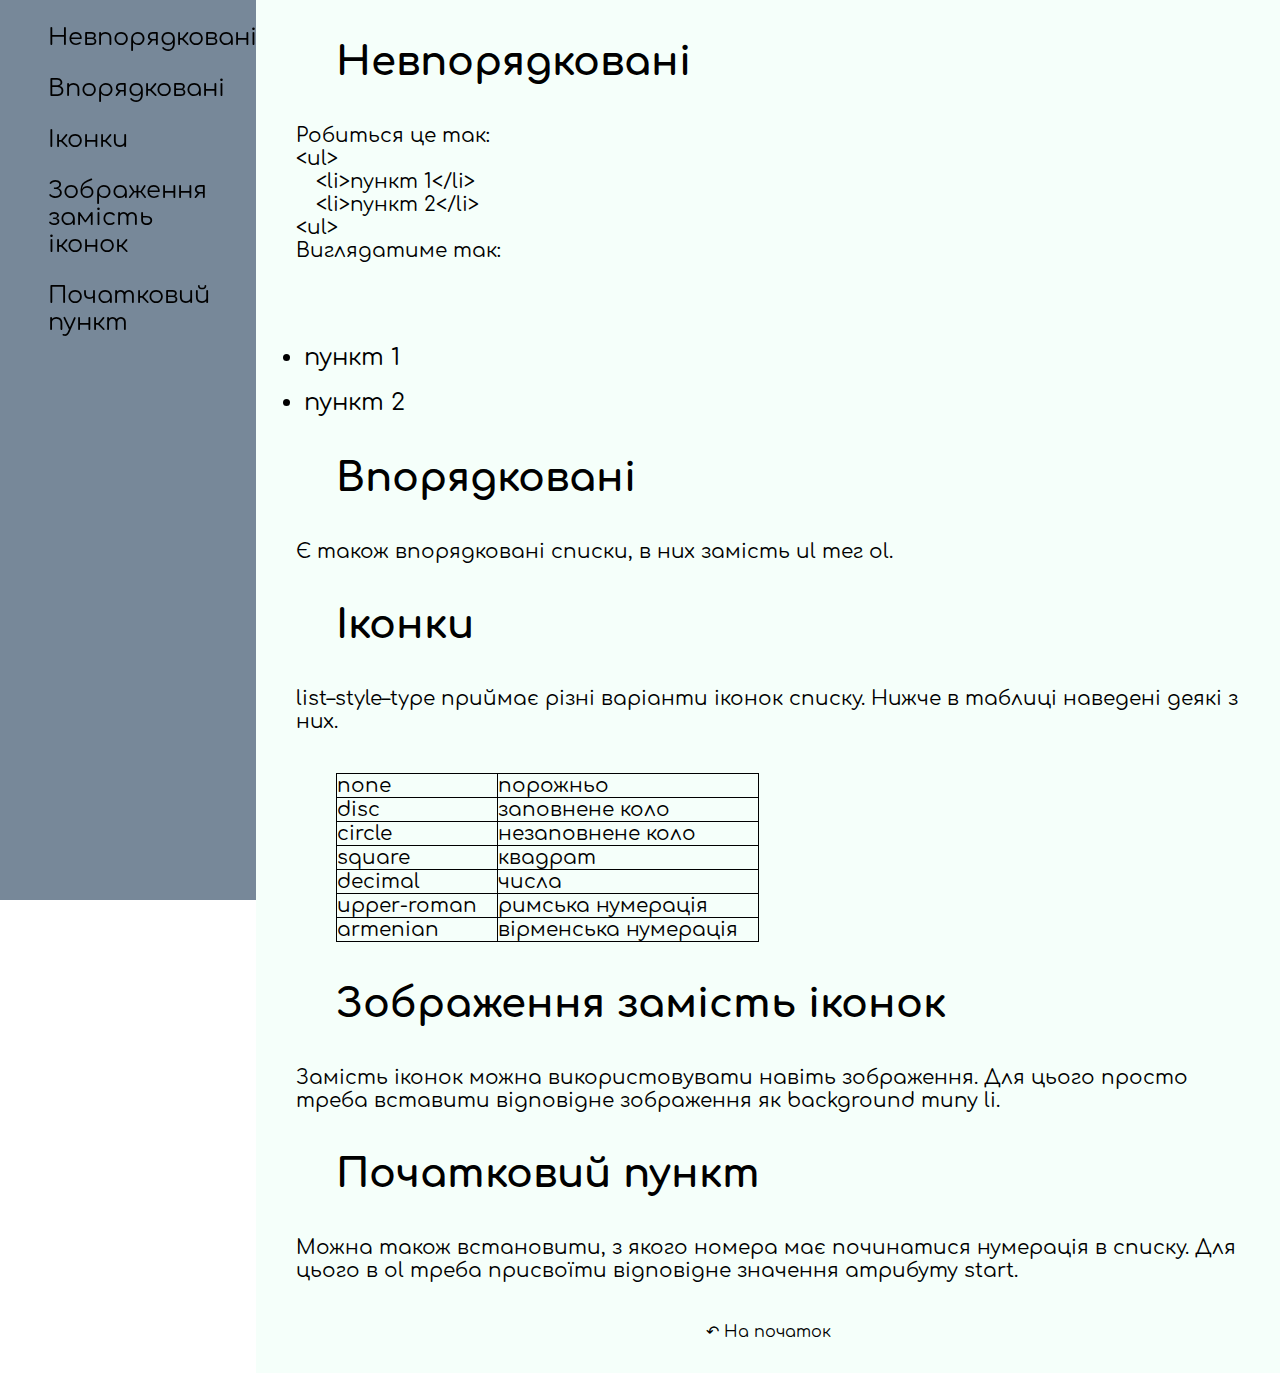
<file: pages/lists.html>
<!DOCTYPE html>
<html lang="uk">
<head>
    <meta charset="UTF-8">
    <meta name="viewport" content="initial-scale=1.0">
    <title>Списки</title>
    <link rel="stylesheet" href="../assets/stylesheets/secondary.css">
</head>
<body>
    <section class="contents">
        <ul>
            <li><a href="#Unord">Невпорядковані</a></li>
            <li><a href="#Ord">Впорядковані</a></li>
            <li><a href="#LST">Іконки</a></li>
            <li><a href="#ImgMarker">Зображення замість іконок</a></li>
            <li><a href="#Start">Початковий пункт</a></li>
        </ul>
    </section>
    <section class="text">
        <h2 id="">Невпорядковані</h2>
        <p>
            Робиться це так&colon;<br>
            &lt;ul&gt;<br>
            &emsp;&lt;li&gt;пункт 1&lt;&sol;li&gt;<br>
            &emsp;&lt;li&gt;пункт 2&lt;&sol;li&gt;<br>
            &lt;ul&gt;<br>
            Виглядатиме так&colon;
            <ul style="list-style-type: disc;">
                 <li style="margin-bottom: 0;">пункт 1</li>
                 <li style="margin-top: 0;">пункт 2</li>
             <ul>
        </p>
        <h2 id="">Впорядковані</h2>
        <p>
            Є також впорядковані списки, в них замість ul тег ol.
        </p>
        <h2 id="">Іконки</h2>
        <p>
            list&ndash;style&ndash;type приймає різні варіанти іконок списку. Нижче в таблиці наведені деякі з них.
            <table>
                <tr>
                    <td>none</td>
                    <td>порожньо</td>
                </tr>
                <tr>
                    <td>disc</td>
                    <td>заповнене коло</td>
                </tr>
                <tr>
                    <td>circle</td>
                    <td>незаповнене коло</td>
                </tr>
                <tr>
                    <td>square</td>
                    <td>квадрат</td>
                </tr>
                <tr>
                    <td>decimal</td>
                    <td>числа</td>
                </tr>
                <tr>
                    <td>upper-roman</td>
                    <td>римська нумерація</td>
                </tr>
                <tr>
                    <td>armenian</td>
                    <td>вірменська нумерація</td>
                </tr>
            </table>
        </p>
        <h2 id="">Зображення замість іконок</h2>
        <p>
            Замість іконок можна використовувати навіть зображення.
            Для цього просто треба вставити відповідне зображення як background
            типу li.
        </p>
        <h2 id="">Початковий пункт</h2>
        <p>
            Можна також встановити, з якого номера має починатися нумерація в списку.
            Для цього в ol треба присвоїти відповідне значення атрибуту start.
        </p>
        <p id="backtomain"><a href="../index.html">&#x21b6; На початок</a></p>
    </section>
</body>
</html>
</file>
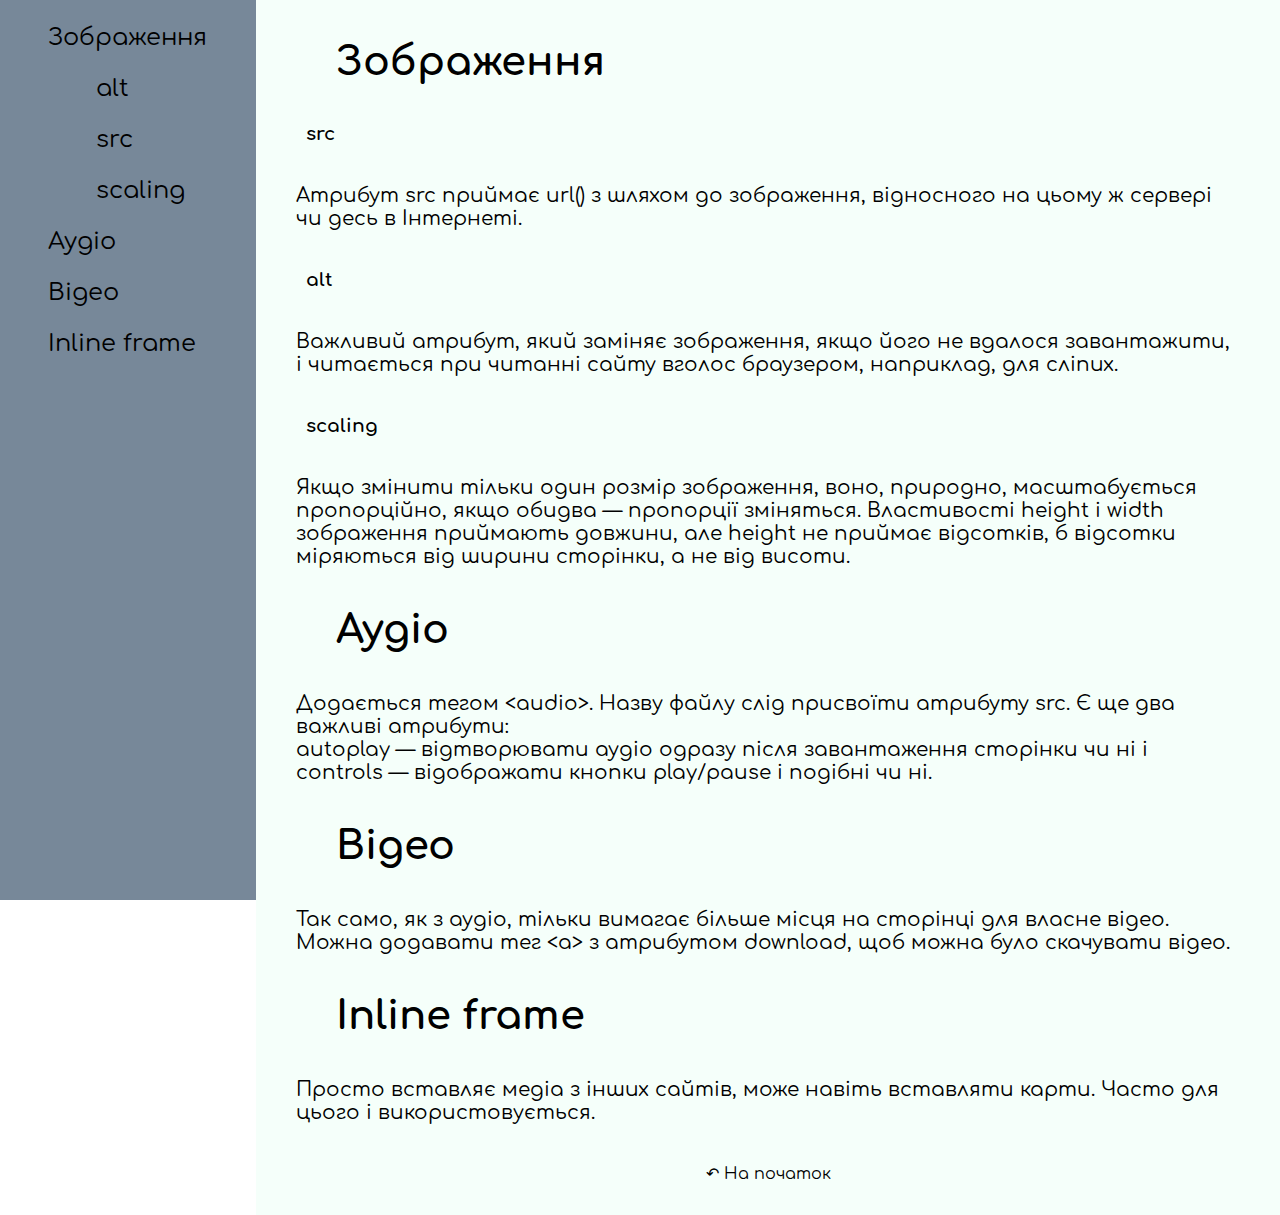
<file: pages/media.html>
<!DOCTYPE html>
<html lang="uk">
<head>
    <meta charset="UTF-8">
    <meta name="viewport" content="initial-scale=1.0">
    <title>Медіа</title>
    <link rel="stylesheet" href="../assets/stylesheets/secondary.css">
</head>
<body>
    <section class="contents">
        <ul>
            <li><a href="#Images">Зображення</a>
            <ul>
                <li><a href="#Src">alt</a></li>
                <li><a href="#Alt">src</a></li>
                <li><a href="#Sizing">scaling</a></li>
            </ul></li>
            <li><a href="#Audio">Аудіо</a></li>
            <li><a href="#Video">Відео</a></li>
            <li><a href="#Iframe">Inline frame</a></li>
        </ul>
    </section>

    <section class="text">
        <h2 id="Images">Зображення</h2>
        <h3 id="Src">src</h3>
        <p>
            Атрибут src приймає url() з шляхом до зображення,
            відносного на цьому ж сервері чи десь в Інтернеті.
        </p>
        <h3 id="Alt">alt</h3>
        <p>
            Важливий атрибут, який заміняє зображення, якщо його не вдалося завантажити,
            і читається при читанні сайту вголос браузером, наприклад, для сліпих.
        </p>
        <h3 id="Sizing">scaling</h3>
        <p>
            Якщо змінити тільки один розмір зображення, воно, природно, масштабується пропорційно,
            якщо обидва &mdash; пропорції зміняться.
            Властивості height і width зображення приймають довжини, але height
            не приймає відсотків, б відсотки міряються від ширини сторінки, а не від висоти.
        </p>
        <h2 id="Audio">Аудіо</h2>
        <p>
            Додається тегом &lt;audio&gt;.
            Назву файлу слід присвоїти атрибуту src.
            Є ще два важливі атрибути&colon;<br>
            autoplay &mdash; відтворювати аудіо одразу після завантаження сторінки чи ні і<br>
            controls &mdash; відображати кнопки play&sol;pause і подібні чи ні.

        </p>
        <h2 id="Video">Відео</h2>
        <p>
            Так само, як з аудіо, тільки вимагає більше місця на сторінці для власне відео.
            Можна додавати тег &lt;a&gt; з атрибутом download, щоб можна було скачувати відео.
        </p>
        <h2 id="Iframe">Inline frame</h2>
        <p>
            Просто вставляє медіа з інших сайтів, може навіть вставляти карти.
            Часто для цього і використовується.
        </p>
        <p id="backtomain"><a href="../index.html">&#x21b6; На початок</a></p>
    </section>
    
</body>
</html>
</file>
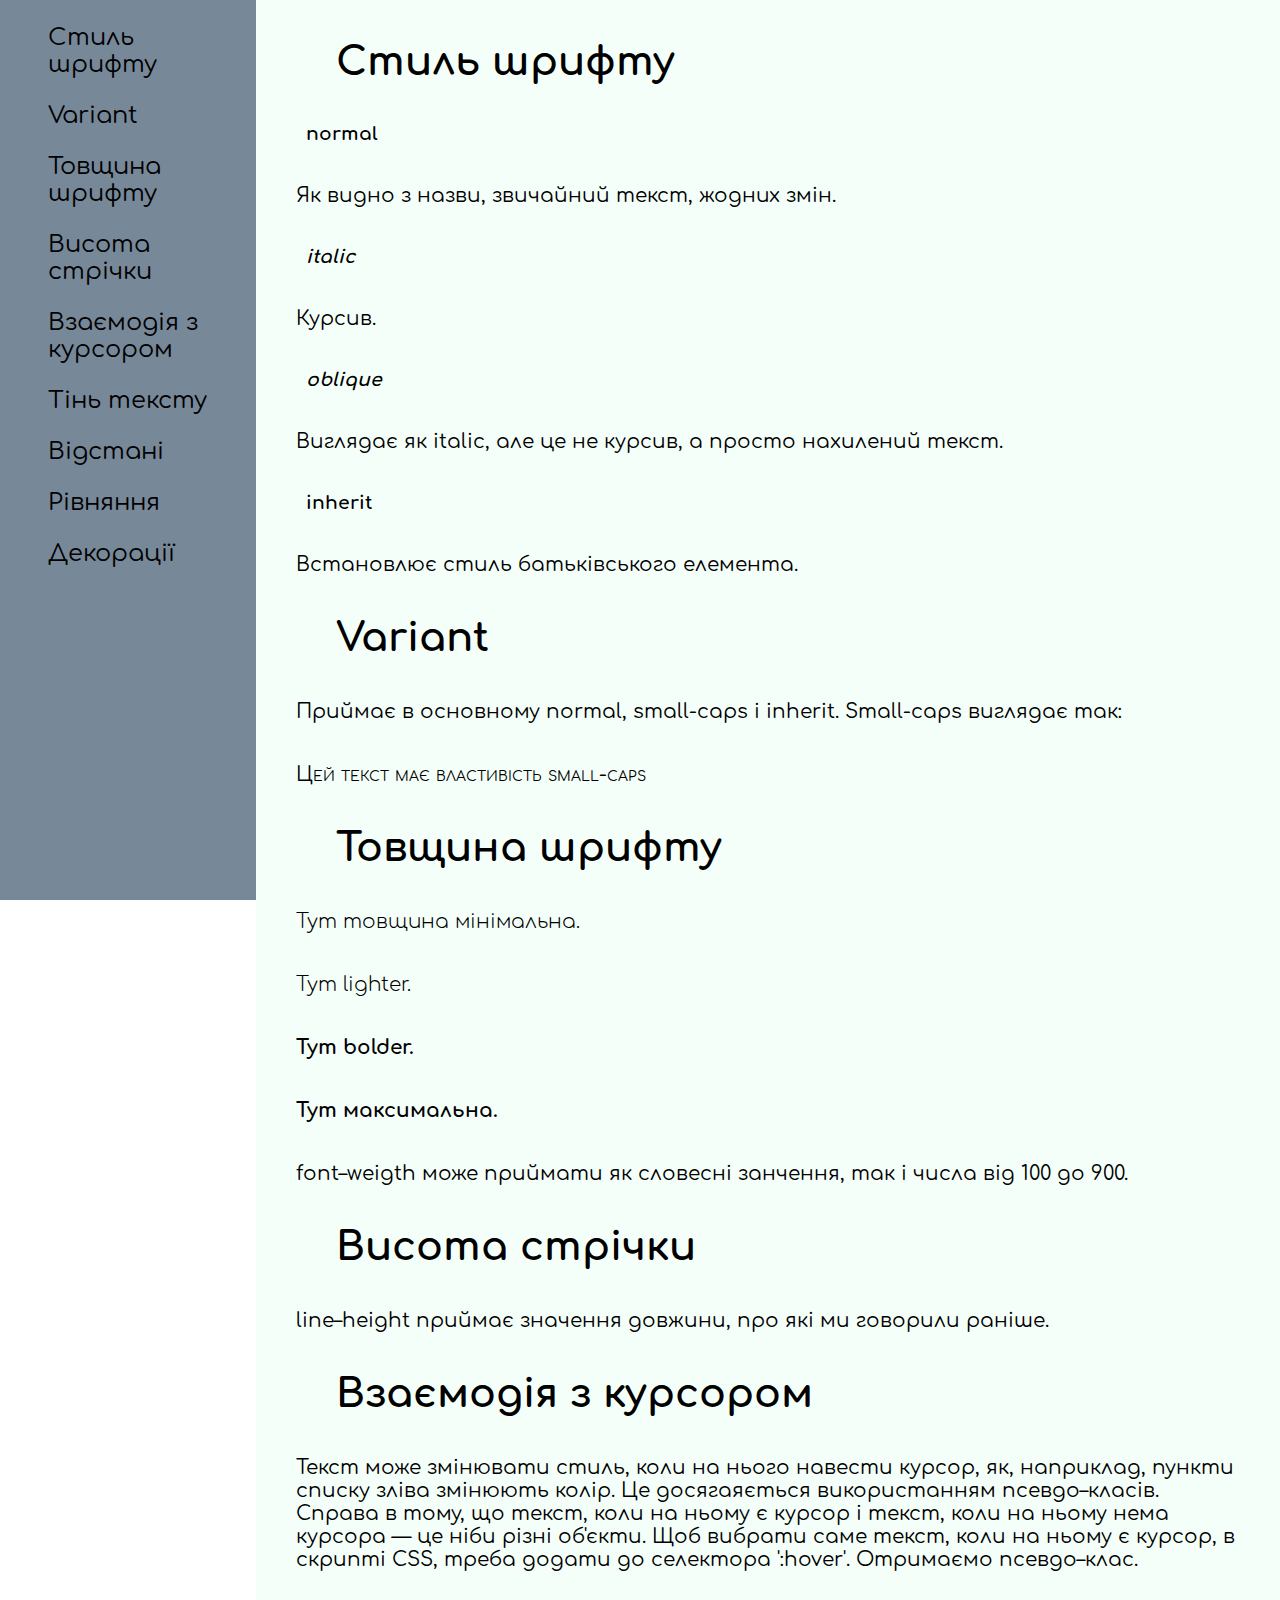
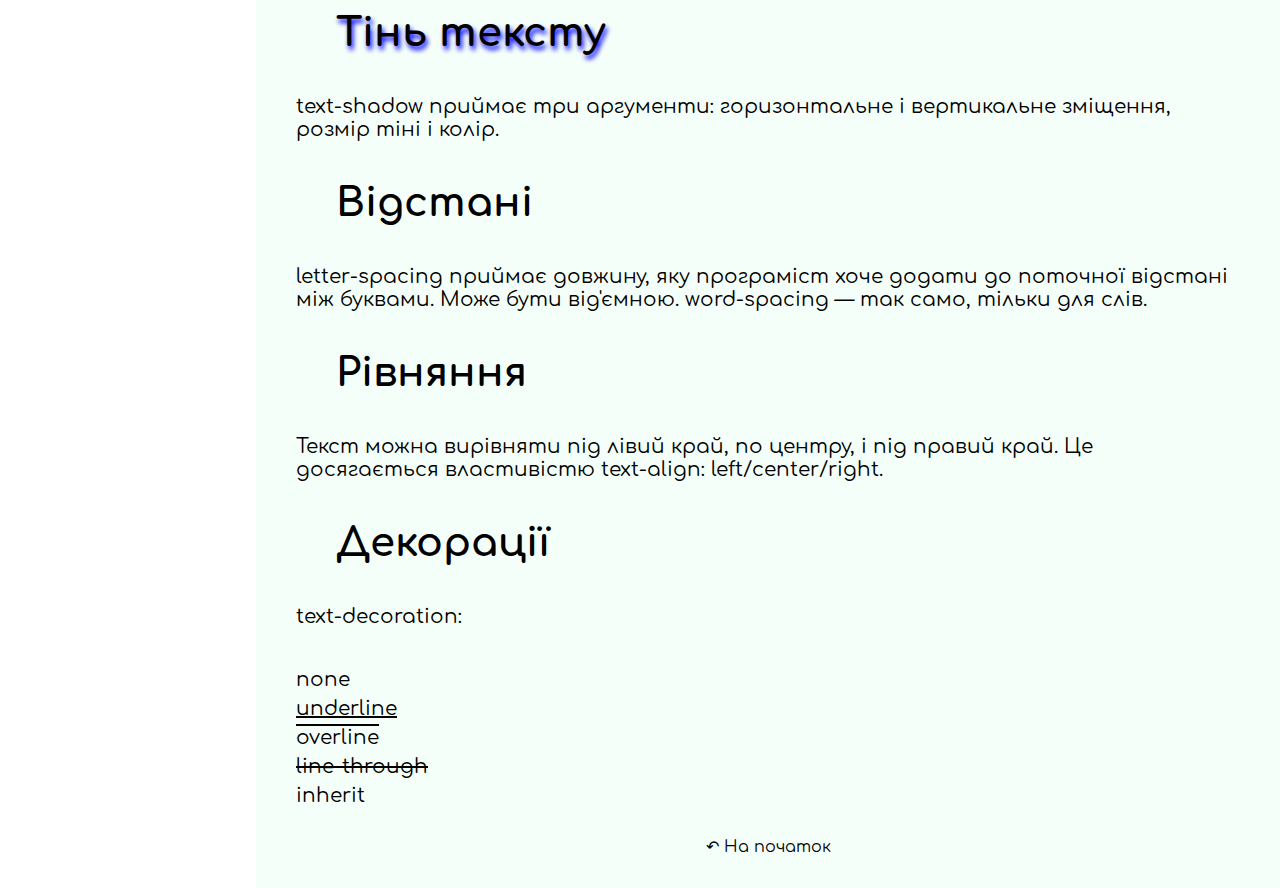
<file: pages/text.html>
<!DOCTYPE html>
<html lang="uk">
<head>
    <meta charset="UTF-8">
    <meta name="viewport" content="initial-scale=1.0">
    <title>Текст</title>
    <link rel="stylesheet" href="../assets/stylesheets/secondary.css">
</head>
<body>
    <section class="contents">
        <ul>
            <li><a href="#Style">Стиль шрифту</a></li>
            <li><a href="#Variant">Variant</a></li>
            <li><a href="#Weight">Товщина шрифту</a></li>
            <li><a href="#LineHeight">Висота стрічки</a></li>
            <li><a href="#Hover">Взаємодія з курсором</a></li>
            <li><a href="#Shadow">Тінь тексту</a></li>
            <li><a href="#Spacing">Відстані</a></li>
            <li><a href="#Align">Рівняння</a></li>
            <li><a href="#Decoration">Декорації</a></li>
        </ul>
    </section>

    <section class="text">
        <h2 id="Style">Стиль шрифту</h2>
        <h3 style="font-style: normal;">normal</h3>
        <p>
            Як видно з назви, звичайний текст, жодних змін.
        </p>
        <h3 style="font-style: italic;">italic</h3>
        <p>
            Курсив.
        </p>
        <h3 style="font-style: oblique;">oblique</h3>
        <p>
            Виглядає як italic, але це не курсив, а просто нахилений текст.
        </p>
        <h3>inherit</h3>
        <p>
            Встановлює стиль батьківського елемента.
        </p>

        <h2 id="Variant">Variant</h2>
        <p>
            Приймає в основному normal, small-caps i inherit. Small-caps виглядає так&colon;
        </p>
        <p style="font-variant: small-caps;">Цей текст має властивість small-caps</p>
        
        <h2 id="Weight">Товщина шрифту</h2>
        <p style="font-weight: 100">
            Тут товщина мінімальна.
        </p>
        <p style="font-weight: lighter">
            Тут lighter.
        </p>
        <p style="font-weight: bolder;">
            Тут bolder.
        </p>
        <p style="font-weight: 900;">
            Тут максимальна.
        </p>
        <p>
            font&ndash;weigth може приймати як словесні занчення, так і числа від 100 до 900.
        </p>

        <h2 id="LineHeight">Висота стрічки</h2>
        <p>
            line&ndash;height приймає значення довжини, про які ми говорили раніше.
        </p>
        
        <h2 id="Hover">Взаємодія з курсором</h2>
        <p>
            Текст може змінювати стиль, коли на нього навести курсор, як, наприклад,
            пункти списку зліва змінюють колір.
            Це досягаяється використанням псевдо&ndash;класів.
            Справа в тому, що текст, коли на ньому є курсор і текст, коли на ньому нема
            курсора &mdash; це ніби різні об'єкти.
            Щоб вибрати саме текст, коли на ньому є курсор, в скрипті CSS,
            треба додати до селектора '&colon;hover'. Отримаємо псевдо&ndash;клас.
        </p>
        <h2 id="Shadow" style="text-shadow: 2px 4px 5px blue;">Тінь тексту</h2>
        <p>
            text-shadow приймає три аргументи: горизонтальне і вертикальне зміщення,
            розмір тіні і колір.
        </p>
        
        <h2 id="Spacing">Відстані</h2>
        <p>
            letter-spacing приймає довжину, яку програміст хоче додати до поточної відстані між буквами.
            Може бути від'ємною.
            word-spacing &mdash; так само, тільки для слів.
        </p>
        <h2 id="Align">Рівняння</h2>
        <p>
            Текст можна вирівняти під лівий край, по центру, і під правий край.
            Це досягається властивістю text-align&colon; left&sol;center&sol;right.
        </p>
        <h2 id="Decoration">Декорації</h2>
        <p>
            text-decoration&colon;
        </p>
        <p style="text-decoration: none; margin: 0.3em 2em">
            none
        </p>
        <p style="text-decoration: underline; margin: 0.3em 2em">
            underline
        </p>
        <p style="text-decoration: overline; margin: 0.3em 2em">
            overline
        </p>
        <p style="text-decoration: line-through; margin: 0.3em 2em">
            line&ndash;through
        </p>
        <p style="text-decoration: inherit; margin: 0.3em 2em">
            inherit
        </p>
        <p id="backtomain"><a href="../index.html">&#x21b6; На початок</a></p>
    </section>
</body>
</html>
</file>
<file: assets/stylesheets/main.css>
/* Set the box parameters to 0 to avoid confusions on further positioning */
* {
    margin: 0;
    border: 0;
    padding: 0;
}

@font-face {
    src: url("../fonts/Comfortaa/Comfortaa-VariableFont_wght.ttf");
    font-family: Comfortaa;
}

body {
    font-family: "Comfortaa";
    background-image: url("../images/main_bg.jpg");
    background-size: 100%;
}

header {
    float: right;
    width: 60%;
    /* background-color: white; */
}

.contents {
    float: left;
    width: 25%;
    border: 10px solid #61A1E8;
    margin: 200px 5%;
    background-color: rgba(67, 189, 250, 0.63);
    border-radius: 30px;
    color:white
}

h1 {
    font-size: 100px;
    color: #61A1E8;
    text-align: right;
    margin: 1em 1em 0 0;
    width: parent;
}

h3 {    /* for contents header */
    width: parent-width;
    font-size: 50px;
    font-weight: lighter;
    margin-top: 0.5em;
    margin-bottom: 1em;
    margin-left: 0.5em;
}

ul {    /* for the list text */
    margin: 2em;
    margin-bottom: 0.5em;
    font-size: 25px;
    font-weight: lighter;
}

.intro {
    width: parent;
    font-size: 30px;
    color: white;
    margin-right: 50px;
}

/* make links display nicely */
a {
    color: white;
    text-decoration: none;
}

a:hover {
    color: lightblue;
}
</file>
<file: assets/stylesheets/secondary.css>
/* Set the box parameters to 0 to avoid confusions on further positioning */
* {
    margin: 0;
    border: 0;
    padding: 0;
}

@font-face {
    src: url("../fonts/Comfortaa/Comfortaa-VariableFont_wght.ttf");
    font-family: Comfortaa;
}

body {
    font-family: "Comfortaa";
}

.contents{
    width: 20%;
    float: left;
    position: fixed;
    height: 100vh;
    background-color: lightslategrey;
}

ul {
    list-style-type: none;
}

li {
    margin: 1em 2em;
    font-size: 24px;
}

.text {
    width: 80%;
    float: right;
    background-color: mintcream;
}

h2 {
    margin: 1em 2em;
    font-size: 40px;
}

p {
    font-size: 20px;
    margin: 2em;

}

#backtomain {
    margin-top: 30px;
    width: parent;
    text-align: center;
    font-size:16px;
}

a {
    color: black;
    text-decoration: none;
}

a:hover {
    color: lightblue;
}

#HTML-tree {
    float: left;
    margin: 10px 20px;
}

.tag {
    margin-left: 60px;
}

.code {
    height: 55vh;
    margin-left: 5%;
}

.page {
    height: 55vh;
    margin-right: 5%;
    float:right
}

#csscode {
    float: left;
    height: 35vh;
    margin-right: 20px;
}

h3 {
    margin-left: 50px;
}

#tools {
    float:left;
    margin: 20px;
    margin-top: 0px;
}

table {
    font-size: 20px;
    margin: 2em 80px;
    border-collapse: collapse;
}

td {
    padding-right: 1em;
    border: 1px solid black;
}
</file>
